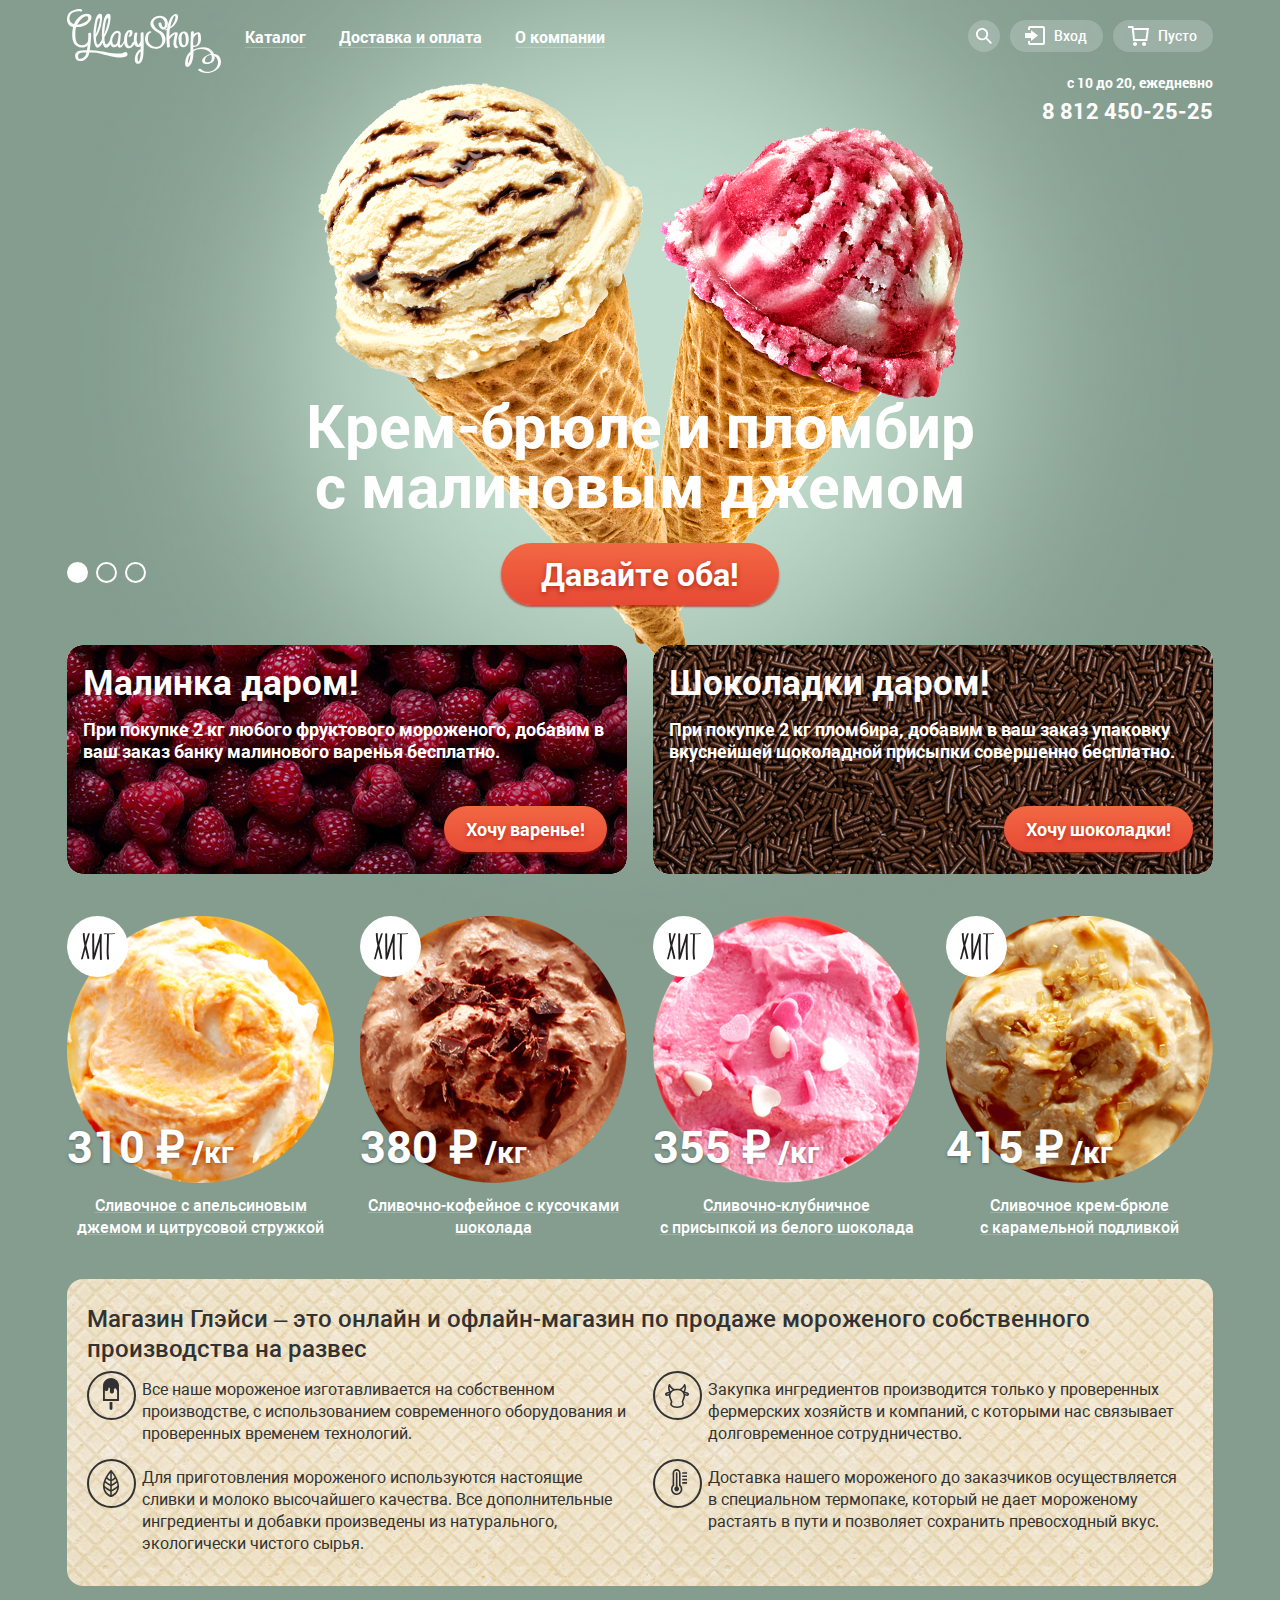
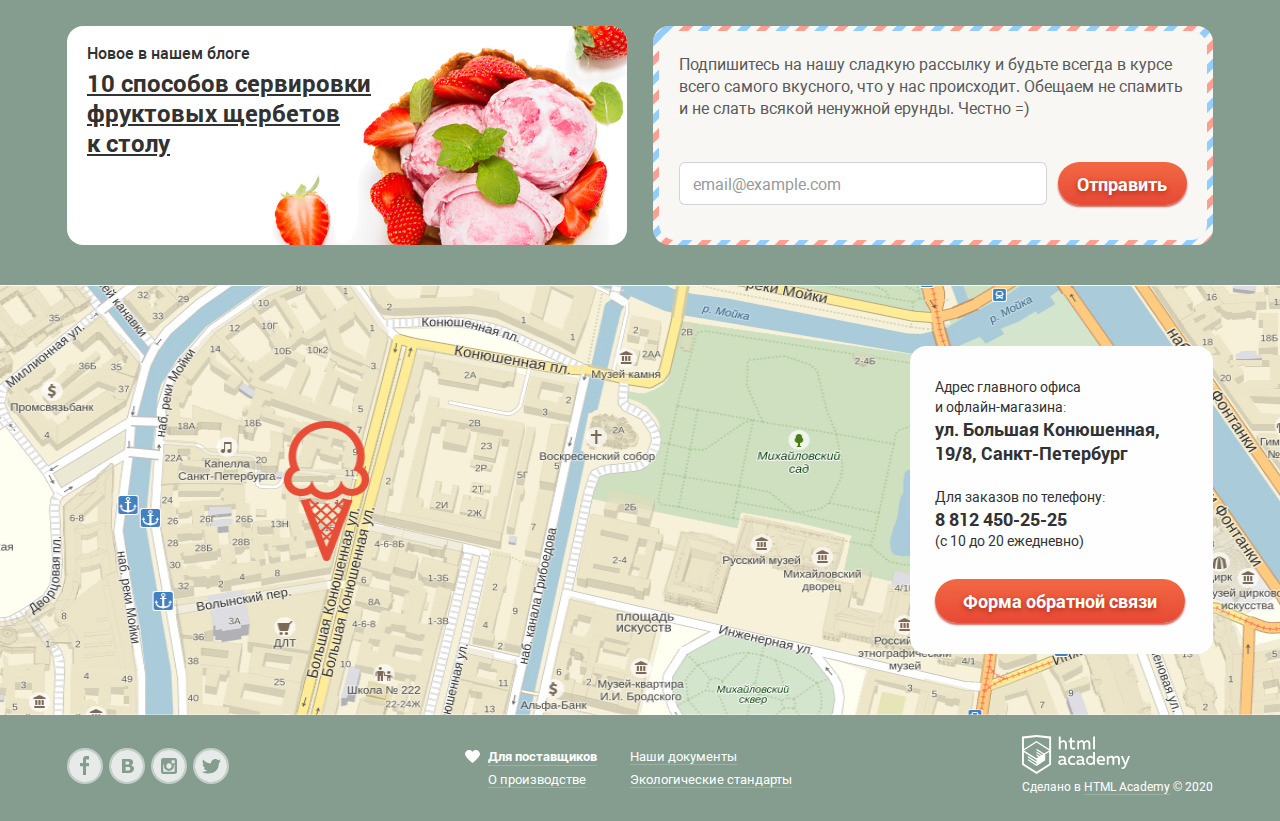
<file: index.html>
<!DOCTYPE html>
<html lang="ru">

<head>
    <meta charset="UTF-8">
    <meta name="viewport" content="width=device-width, initial-scale=1.0">
    <title>HTML Academy: Глейси</title>
    <link rel="stylesheet" href="css/normalize.css">
    <link rel="stylesheet" href="css/style.min.css">
</head>

<body>
    <div class="site-wrapper site-wrapper_1">
        <header class="site-header">
            <div class="container">
                <div class="site-header__top">
                    <img class="site-logo__img" src="img/gllacy_logo.svg" alt="Логотип сайта Глейси" width="154" height="64">
                    <nav class="main-navigation">
                        <ul class="main-navigation__list">
                            <li class="main-navigation__item navigation-item navigation-catalog">
                                <a class="navigation-item__link" href="">
                                    <span>Каталог</span>
                                </a>
                                <ul class="main-navigation__submenu submenu">
                                    <li class="submenu__item submenu-item">
                                        <a class="submenu-item__link submenu__main-link" href="">Новинки</a>
                                        <ul class="submenu-item__list submenu-list">
                                            <li class="submenu__item submenu-list__item">
                                                <a class="submenu-item__link" href="catalog.html">Сливочное</a>
                                            </li>
                                            <li class="submenu__item submenu-list__item">
                                                <a class="submenu-item__link" href="">Щербеты</a>
                                            </li>
                                            <li class="submenu__item submenu-list__item">
                                                <a class="submenu-item__link" href="">Фруктовый лед</a>
                                            </li>
                                            <li class="submenu__item submenu-list__item">
                                                <a class="submenu-item__link" href="">Мелорин</a>
                                            </li>
                                        </ul>
                                    </li>
                                </ul>
                            </li>
                            <li class="main-navigation__item navigation-item">
                                <a class="navigation-item__link" href="">
                                    <span>Доставка и оплата</span>
                                </a>
                            </li>
                            <li class="main-navigation__item navigation-item">
                                <a class="navigation-item__link" href="">
                                    <span>О компании</span>
                                </a>
                            </li>
                        </ul>
                    </nav>
                    <div class="personal-navigation">
                        <div class="personal-navigation__item personal-navigation__search search">
                            <a class="search__link navigation-link" href="" aria-label="Поиск товара">
                                <svg width="16" height="16" viewBox="0 0 16 16" fill="none" xmlns="http://www.w3.org/2000/svg">
                                    <path d="M16 14.6652L11.0785 9.73294C11.9827 8.48188 12.3826 6.93501 12.1984 5.40134C12.0141 3.86767 11.2594 2.4601 10.0848 1.45982C8.91022 0.45954 7.40233 -0.0598191 5.86234 0.00548954C4.32234 0.0707982 2.86363 0.715967 1.77757 1.81212C0.691516 2.90827 0.0580813 4.3747 0.0038002 5.91849C-0.050481 7.46228 0.478388 8.96976 1.48476 10.1398C2.49113 11.3098 3.90092 12.0563 5.43251 12.2301C6.96409 12.4039 8.50472 11.9922 9.74663 11.0772L14.6586 16L16 14.6652ZM6.08152 10.3767C5.24079 10.3767 4.41895 10.1268 3.71991 9.65874C3.02087 9.19063 2.47604 8.5253 2.15431 7.74687C1.83258 6.96844 1.7484 6.11188 1.91241 5.28551C2.07643 4.45913 2.48128 3.70006 3.07576 3.10427C3.67024 2.50849 4.42766 2.10276 5.25223 1.93838C6.0768 1.77401 6.93149 1.85837 7.70822 2.1808C8.48495 2.50324 9.14883 3.04927 9.61591 3.74983C10.083 4.4504 10.3323 5.27404 10.3323 6.11661C10.3298 7.24568 9.88115 8.3278 9.08451 9.12618C8.28788 9.92456 7.20813 10.3742 6.08152 10.3767Z" fill="white"/>
                                    </svg>
                            </a>
                            <form class="search__form" action="#" method="POST">
                                <input type="search" name="search" id="search-input" placeholder="Крем-брюле">
                                <label class="visually-hidden" for="search-input">Поле поиска</label>
                            </form>
                        </div>
                        <div class="personal-navigation__item personal-navigation__user-cabinet user-cabinet">
                            <a class="user-cabinet__link navigation-link" href="">
                                <svg width="20" height="19" viewBox="0 0 20 19" fill="none" xmlns="http://www.w3.org/2000/svg">
                                <path d="M6.04 14.88L12.96 9.5L6.04 4.13V7.04H0V11.96H6.04V14.88Z" fill="white"/>
                                <path d="M18 0H5C4.46957 0 3.96086 0.210714 3.58579 0.585786C3.21071 0.960859 3 1.46957 3 2V4H5V2H18V17H5V15H3V17C3 17.5304 3.21071 18.0391 3.58579 18.4142C3.96086 18.7893 4.46957 19 5 19H18C18.5304 19 19.0391 18.7893 19.4142 18.4142C19.7893 18.0391 20 17.5304 20 17V2C20 1.46957 19.7893 0.960859 19.4142 0.585786C19.0391 0.210714 18.5304 0 18 0Z" fill="white"/>
                                </svg> Вход
                            </a>
                            <form class="user-cabinet__form" action="https://echo.htmlacademy.ru" method="POST">
                                <label class="visually-hidden" for="user-cabinet-login">Логин</label>
                                <input class="user-cabinet__login" id="user-cabinet-login" type="email" name="login" placeholder="email@example.com" required>
                                <label class="visually-hidden" for="user-cabinet-password">Пароль</label>
                                <input class="user-cabinet__password" id="user-cabinet-password" type="password" name="password" placeholder="••••••" required>
                                <div class="user-cabinet__inner">
                                    <button class="button user-cabinet__button" type="submit">Войти</button>
                                    <div class="user-cabinet__help user-help">
                                        <a class="user-help__restore" href="">Забыли пароль?</a>
                                        <a class="user-help__registration" href="">Новая регистрация</a>
                                    </div>
                                </div>
                            </form>
                        </div>
                        <div class="personal-navigation__item personal-navigation__cart cart">
                            <a class="cart__link" href="">
                                <svg width="21" height="20" viewBox="0 0 21 20" fill="none" xmlns="http://www.w3.org/2000/svg">
                                <path d="M5.70345 2L5.46161 0H0V2H3.66795L5.17946 15H19.2869L21 2H5.70345ZM17.5034 13H6.97313L5.96545 4H18.6924L17.5034 13Z" fill="white"/>
                                <path d="M7.03359 20C8.14664 20 9.04894 19.1046 9.04894 18C9.04894 16.8954 8.14664 16 7.03359 16C5.92054 16 5.01823 16.8954 5.01823 18C5.01823 19.1046 5.92054 20 7.03359 20Z" fill="white"/>
                                <path d="M16.1027 20C17.2157 20 18.118 19.1046 18.118 18C18.118 16.8954 17.2157 16 16.1027 16C14.9896 16 14.0873 16.8954 14.0873 18C14.0873 19.1046 14.9896 20 16.1027 20Z" fill="white"/>
                                </svg> Пусто
                            </a>
                        </div>
                    </div>
                </div>
                <div class="site-header__bottom">
                    <div class="site-header__contacts">
                        <p class="working-hours">с 10 до 20, ежедневно</p>
                        <a href="tel:+78124502525">8 812 450-25-25</a>
                    </div>
                </div>
            </div>
        </header>

        <main class="site-main">
            <div class="container">
                <section class="slider">
                    <ul class="slider__list">
                        <li class="slider__item_1 slide slide__item_current">
                            <h3 class="slide__title">Крем-брюле и пломбир с малиновым джемом</h3>
                            <a class="button slide__button" href="">Давайте оба!</a>
                        </li>
                        <li class="slider__item_2 slide">
                            <h3 class="slide__title">Шоколадный пломбир и лимонный сорбет</h3>
                            <a class="button slide__button" href="">Давайте оба!</a>
                        </li>
                        <li class="slider__item_3 slide">
                            <h3 class="slide__title">Пломбир с помадкой и клубничный щербет</h3>
                            <a class="button slide__button" href="">Давайте оба!</a>
                        </li>
                    </ul>
                    <div class="slider__controls">
                        <button class="slider__controls_1 current" type="button" aria-label="Первый слайд"></button>
                        <button class="slider__controls_2" type="button" aria-label="Второй слайд"></button>
                        <button class="slider__controls_3" type="button" aria-label="Третий слайд"></button>
                    </div>
                </section>
                <section class="stocks">
                    <h2 class="visually-hidden">Акции магазина</h2>
                    <ul class="stocks__list">
                        <li class="stocks__item stocks-item">
                            <h3 class="stocks-item__title">Малинка даром!</h3>
                            <p class="stocks-item__descr">При покупке 2 кг любого фруктового мороженого, добавим в ваш заказ банку малинового варенья бесплатно.</p>
                            <a class="button stocks__button" href="">Хочу варенье!</a>
                        </li>
                        <li class="stocks__item stocks-item">
                            <h3 class="stocks-item__title">Шоколадки даром!</h3>
                            <p class="stocks-item__descr">При покупке 2 кг пломбира, добавим в ваш заказ упаковку вкуснейшей шоколадной присыпки совершенно бесплатно.</p>
                            <a class="button stocks__button" href="">Хочу шоколадки!</a>
                        </li>
                    </ul>
                </section>
                <section class="catalog catalog-main">
                    <h2 class="visually-hidden">Каталог мороженого</h2>
                    <ul class="catalog__list catalog-main__list">
                        <li class="catalog__item catalog-item">
                            <img src="img/citrus_cream.png" alt="Сливочное мороженое с апельсиновым джемом и цитрусовой стружкой" width="267" height="267">
                            <p class="catalog-item__price">310 ₽<span>/кг</span></p>
                            <h3 class="catalog-item__title">Сливочное с апельсиновым джемом и цитрусовой стружкой</h3>
                            <a class="button catalog__button" href="">Быстрый просмотр</a>
                        </li>
                        <li class="catalog__item catalog-item">
                            <img src="img/chocolate_cream.png" alt="Сливочно-кофейное мороженое с кусочками шоколада" width="267" height="267">
                            <p class="catalog-item__price">380 ₽<span>/кг</span></p>
                            <h3 class="catalog-item__title">Сливочно-кофейное с кусочками шоколада</h3>
                            <a class="button catalog__button" href="">Быстрый просмотр</a>
                        </li>
                        <li class="catalog__item catalog-item">
                            <img src="img/strawberry.png" alt="Сливочно-клубничное мороженое с присыпкой из белого шоколада" width="267" height="267">
                            <p class="catalog-item__price">355 ₽<span>/кг</span></p>
                            <h3 class="catalog-item__title">Сливочно-клубничное <br> с присыпкой из белого шоколада</h3>
                            <a class="button catalog__button" href="">Быстрый просмотр</a>
                        </li>
                        <li class="catalog__item catalog-item">
                            <img src="img/cream_caramel.png" alt="Сливочное крем-брюле с карамельной подливкой" width="267" height="267">
                            <p class="catalog-item__price">415 ₽<span>/кг</span></p>
                            <h3 class="catalog-item__title">Сливочное крем-брюле <br> с карамельной подливкой</h3>
                            <a class="button catalog__button" href="">Быстрый просмотр</a>
                        </li>
                    </ul>
                </section>
                <section class="features">
                    <h2 class="features__title">Магазин Глэйси – это онлайн и офлайн-магазин по продаже мороженого собственного производства на развес</h2>
                    <ul class="features__list">
                        <li class="features__item features-item">
                            <p class="features-item__descr">Все наше мороженое изготавливается на собственном производстве, с использованием современного оборудования и проверенных временем технологий.</p>
                        </li>
                        <li class="features__item features-item">
                            <p class="features-item__descr">Закупка ингредиентов производится только у проверенных фермерских хозяйств и компаний, с которыми нас связывает долговременное сотрудничество.</p>
                        </li>
                        <li class="features__item features-item">
                            <p class="features-item__descr">Для приготовления мороженого используются настоящие сливки и молоко высочайшего качества. Все дополнительные ингредиенты и добавки произведены из натурального, экологически чистого сырья.</p>
                        </li>
                        <li class="features__item features-item">
                            <p class="features-item__descr">Доставка нашего мороженого до заказчиков осуществляется <br> в специальном термопаке, который не дает мороженому растаять в пути и позволяет сохранить превосходный вкус.</p>
                        </li>
                    </ul>
                </section>
                <div class="site-blog">
                    <article class="site-blog__item site-blog__article blog">
                        <h2 class="blog__title">Новое в нашем блоге</h2>
                        <a class="blog__link" href="">10 способов сервировки <br> фруктовых щербетов <br> к столу</a>
                    </article>
                    <div class="site-blog__item site-blog__mailing mailing">
                        <form class="mailing__form mailing-form" action="https://echo.htmlacademy.ru" method="POST">
                            <p class="mailing-form__descr">Подпишитесь на нашу сладкую рассылку и будьте всегда в курсе всего самого вкусного, что у нас происходит. Обещаем не спамить и не слать всякой ненужной ерунды. Честно =)</p>
                            <div class="mailing-form__box">
                                <label class="visually-hidden" for="mailing-mail">Адрес электронной почты</label>
                                <input class="mailing-form__mail" id="mailing-mail" type="email" name="mail" placeholder="email@example.com" required>
                                <button class="button mailing-form__button" type="submit">Отправить</button>
                            </div>
                        </form>
                    </div>
                </div>
            </div>
            <section class="contacts">
                <h2 class="visually-hidden">Контакты</h2>
                <img src="img/map_background.jpg" alt="Офис компании по адресу ул. Большая Конюшенная 19/8, Санкт-Петербург" width="1200" height="430">
                <iframe src="https://yandex.ru/map-widget/v1/-/CCQdnHs4SD" width="1200" height="430" allowfullscreen title="Офис компании по адресу ул. Большая Конюшенная 19/8, Санкт-Петербург">
                </iframe>
                <div class="container contacts-container">
                    <div class="contacts-all">
                        <p class="contacts-all__address">Адрес главного офиса <br> и офлайн-магазина: <br> <span>ул. Большая Конюшенная, 19/8, Санкт-Петербург</span></p>
                        <p class="contacts-all__phone">
                            Для заказов по телефону: <br>
                            <a href="tel:+78124502525">8 812 450-25-25</a><br> (с 10 до 20 ежедневно)
                        </p>
                        <a class="button contacts-all__button" href="">Форма обратной связи</a>
                    </div>
                </div>
            </section>
        </main>

        <footer class="site-footer">
            <div class="container">
                <ul class="site-footer__socials socials">
                    <li class="socials__item">
                        <a class="socials__link socials__link_fb" href="" target="_blank" aria-label="Facebook">
                            <svg width="32" height="32" viewBox="0 0 32 32" fill="none" xmlns="http://www.w3.org/2000/svg">
                                <path d="M16 0C12.8355 0 9.74207 0.938384 7.11088 2.69649C4.4797 4.45459 2.42894 6.95345 1.21793 9.87706C0.0069325 12.8007 -0.309921 16.0177 0.307443 19.1214C0.924806 22.2251 2.44866 25.0761 4.6863 27.3137C6.92394 29.5513 9.77487 31.0752 12.8786 31.6926C15.9823 32.3099 19.1993 31.9931 22.1229 30.7821C25.0466 29.5711 27.5454 27.5203 29.3035 24.8891C31.0616 22.2579 32 19.1645 32 16C32 11.7565 30.3143 7.68687 27.3137 4.68629C24.3131 1.68571 20.2435 0 16 0ZM20.06 9.45H17V12.9H20V16.34H17V25H14V16.34H11V12.9H14V9.45C13.9449 8.59575 14.2291 7.75426 14.7908 7.1083C15.3525 6.46234 16.1464 6.06407 17 6H20V9.45H20.06Z" fill="white" fill-opacity="0.8"/>
                            </svg>
                        </a>
                    </li>
                    <li class="socials__item">
                        <a class="socials__link socials__link_vk" href="" target="_blank" aria-label="ВКонтакте">
                            <svg width="32" height="32" viewBox="0 0 32 32" fill="none" xmlns="http://www.w3.org/2000/svg">
                                <path d="M16.64 14.49C16.9652 14.4904 17.2875 14.4293 17.59 14.31C17.8645 14.2077 18.0922 14.0085 18.23 13.75C18.3343 13.4964 18.3854 13.2241 18.38 12.95C18.376 12.7057 18.3143 12.4659 18.2 12.25C18.0714 12.0066 17.8523 11.8235 17.59 11.74C17.2687 11.627 16.9306 11.5695 16.59 11.57H14.59V14.57H15.16C15.75 14.52 16.24 14.51 16.64 14.49Z" fill="white" fill-opacity="0.8"/>
                                <path d="M18.12 17.08C17.751 17.0101 17.3752 16.9832 17 17H14.61V20.5H17.06C17.4757 20.4953 17.8865 20.4104 18.27 20.25C18.591 20.1392 18.8632 19.9199 19.04 19.63C19.1865 19.3527 19.2621 19.0436 19.26 18.73C19.2753 18.3782 19.1848 18.0298 19 17.73C18.7922 17.4167 18.4806 17.1865 18.12 17.08Z" fill="white" fill-opacity="0.8"/>
                                <path d="M16 0C12.8355 0 9.74207 0.938384 7.11088 2.69649C4.4797 4.45459 2.42894 6.95345 1.21793 9.87706C0.0069325 12.8007 -0.309921 16.0177 0.307443 19.1214C0.924806 22.2251 2.44866 25.0761 4.6863 27.3137C6.92394 29.5513 9.77487 31.0752 12.8786 31.6926C15.9823 32.3099 19.1993 31.9931 22.1229 30.7821C25.0466 29.5711 27.5454 27.5203 29.3035 24.8891C31.0616 22.2579 32 19.1645 32 16C32 11.7565 30.3143 7.68687 27.3137 4.68629C24.3131 1.68571 20.2435 0 16 0ZM22.6 20.53C22.3376 21.056 21.9537 21.5119 21.48 21.86C20.9342 22.2714 20.3122 22.5705 19.65 22.74C18.8286 22.9383 17.9848 23.029 17.14 23.01H11V9H16.45C17.2781 8.9868 18.1063 9.02354 18.93 9.11C19.473 9.19401 19.9994 9.36273 20.49 9.61C20.9868 9.84615 21.4013 10.2258 21.68 10.7C21.9455 11.1728 22.0801 11.7079 22.07 12.25C22.0819 12.8916 21.8931 13.5209 21.53 14.05C21.1452 14.588 20.6142 15.0045 20 15.25V15.32C20.8272 15.4588 21.5898 15.8541 22.18 16.45C22.7295 17.0712 23.0163 17.8815 22.98 18.71C23.0043 19.3386 22.8738 19.9636 22.6 20.53Z" fill="white" fill-opacity="0.8"/>
                            </svg>
                        </a>
                    </li>
                    <li class="socials__item">
                        <a class="socials__link socials__link_inst" href="" target="_blank" aria-label="Instagram">
                            <svg width="32" height="32" viewBox="0 0 32 32" fill="none" xmlns="http://www.w3.org/2000/svg">
                                <g>
                                    <path d="M20.92 16C20.92 17.3155 20.3974 18.5771 19.4673 19.5072C18.5371 20.4374 17.2755 20.96 15.96 20.96C14.6445 20.96 13.3829 20.4374 12.4528 19.5072C11.5226 18.5771 11 17.3155 11 16C11.001 15.6158 11.048 15.233 11.14 14.86H10.24V21.7H21.64V14.86H20.74C20.8406 15.2325 20.901 15.6147 20.92 16Z" fill="white" fill-opacity="0.8"/>
                                    <path d="M16 18.66C16.5252 18.656 17.0375 18.4967 17.4723 18.202C17.9071 17.9073 18.245 17.4905 18.4432 17.0042C18.6415 16.5178 18.6913 15.9836 18.5864 15.4689C18.4816 14.9542 18.2266 14.4821 17.8539 14.1121C17.4811 13.7421 17.0071 13.4908 16.4916 13.3897C15.9762 13.2887 15.4424 13.3425 14.9575 13.5445C14.4726 13.7464 14.0584 14.0873 13.7669 14.5243C13.4755 14.9613 13.32 15.4748 13.32 16C13.3213 16.3506 13.3917 16.6976 13.5271 17.021C13.6625 17.3444 13.8602 17.638 14.1091 17.8851C14.358 18.1321 14.653 18.3276 14.9775 18.4606C15.3019 18.5936 15.6494 18.6613 16 18.66Z" fill="white" fill-opacity="0.8"/>
                                    <path d="M21.68 10.3H18.64V13.34H21.68V10.3Z" fill="white" fill-opacity="0.8"/>
                                    <path d="M16 0C12.8355 0 9.74207 0.938384 7.11088 2.69649C4.4797 4.45459 2.42894 6.95345 1.21793 9.87706C0.0069325 12.8007 -0.309921 16.0177 0.307443 19.1214C0.924806 22.2251 2.44866 25.0761 4.6863 27.3137C6.92394 29.5513 9.77487 31.0752 12.8786 31.6926C15.9823 32.3099 19.1993 31.9931 22.1229 30.7821C25.0466 29.5711 27.5454 27.5203 29.3035 24.8891C31.0616 22.2579 32 19.1645 32 16C32 11.7565 30.3143 7.68687 27.3137 4.68629C24.3131 1.68571 20.2435 0 16 0ZM24 21.7C24.0027 22.0045 23.9444 22.3064 23.8285 22.588C23.7127 22.8696 23.5416 23.1251 23.3253 23.3395C23.1091 23.5539 22.8521 23.7228 22.5695 23.8362C22.2869 23.9497 21.9845 24.0054 21.68 24H10.28C9.97928 23.9987 9.68175 23.9382 9.40442 23.8219C9.12709 23.7056 8.87537 23.5358 8.66366 23.3222C8.45194 23.1086 8.28436 22.8554 8.17049 22.5771C8.05662 22.2988 7.99869 22.0007 8.00001 21.7V10.3C7.99869 9.99927 8.05662 9.70123 8.17049 9.42289C8.28436 9.14455 8.45194 8.89137 8.66366 8.67779C8.87537 8.46422 9.12709 8.29443 9.40442 8.17814C9.68175 8.06184 9.97928 8.00131 10.28 8H21.67C21.9749 7.99467 22.2778 8.0503 22.561 8.16362C22.8441 8.27694 23.1017 8.44568 23.3188 8.65992C23.5358 8.87416 23.7079 9.12959 23.8249 9.41123C23.9418 9.69287 24.0014 9.99504 24 10.3V21.7Z" fill="white" fill-opacity="0.8"/>
                                </g>
                            </svg>
                        </a>
                    </li>
                    <li class="socials__item">
                        <a class="socials__link socials__link_tw" href="" target="_blank" aria-label="Twitter">
                            <svg width="32" height="32" viewBox="0 0 32 32" fill="none" xmlns="http://www.w3.org/2000/svg">
                                <path d="M16 0C12.8355 0 9.74207 0.938384 7.11088 2.69649C4.4797 4.45459 2.42894 6.95345 1.21793 9.87706C0.0069325 12.8007 -0.309921 16.0177 0.307443 19.1214C0.924806 22.2251 2.44866 25.0761 4.6863 27.3137C6.92394 29.5513 9.77487 31.0752 12.8786 31.6926C15.9823 32.3099 19.1993 31.9931 22.1229 30.7821C25.0466 29.5711 27.5454 27.5203 29.3035 24.8891C31.0616 22.2579 32 19.1645 32 16C32 11.7565 30.3143 7.68687 27.3137 4.68629C24.3131 1.68571 20.2435 0 16 0ZM23.94 12.81C23.69 19.33 20.48 23.64 12.94 23.51H12.46C12.01 23.51 7.91001 23.07 7.11001 21.69C8.8989 21.9555 10.7228 21.5494 12.23 20.55C11.18 20.26 9.31001 20.09 8.98001 17.7C9.39279 17.8642 9.84415 17.9058 10.28 17.82C9.00001 17 7.53001 16.3 7.61001 14.17C8.02796 14.4893 8.54454 14.652 9.07001 14.63C8.30001 14.4 6.92001 11.39 8.07001 9.85C10.07 11.64 12.14 13.33 15.87 13.49C16.1 11.28 17.11 9.79 19.04 9.17C19.7375 8.93332 20.4908 8.91568 21.1986 9.11946C21.9065 9.32323 22.5351 9.73867 23 10.31C23.74 10.08 24.45 9.84 25.19 9.62C25.1758 9.95711 25.0846 10.2865 24.9234 10.5829C24.7622 10.8793 24.5353 11.1349 24.26 11.33C24.5167 11.3601 24.7768 11.3336 25.0221 11.2524C25.2674 11.1712 25.492 11.0372 25.68 10.86C25.5628 11.2985 25.3443 11.7034 25.0421 12.0421C24.7399 12.3808 24.3624 12.6438 23.94 12.81Z" fill="white" fill-opacity="0.8"/>
                            </svg>
                        </a>
                    </li>
                </ul>
                <ul class="site-footer__menu footer-menu">
                    <li class="footer-menu__item">
                        <a class="footer-menu__link" href="">Для поставщиков</a>
                    </li>
                    <li class="footer-menu__item">
                        <a class="footer-menu__link" href="">Наши документы</a>
                    </li>
                    <li class="footer-menu__item">
                        <a class="footer-menu__link" href="">О производстве</a>
                    </li>
                    <li class="footer-menu__item">
                        <a class="footer-menu__link" href="">Экологические стандарты</a>
                    </li>
                </ul>
                <div class="site-footer__copyright copyright">
                    <a class="copyright__link_logo" href="https://htmlacademy.ru/intensive/htmlcss/" target="_blank">
                        <img src="img/academy_logo.svg" alt="Логотип HTML Academy" width="108" height="39">
                    </a>
                    <p class="copyright__descr">Сделано в <a class="copyright__link" href="https://htmlacademy.ru/intensive/htmlcss/" target="_blank">HTML Academy</a> © 2020</p>
                </div>
            </div>
        </footer>
    </div>

    <section class="modal modal__feedback modal-feedback">
        <h2 class="modal-feedback__title">Мы обязательно вам ответим!</h2>
        <form class="modal-feedback__form" action="https://echo.htmlacademy.ru" method="POST">
            <p class="modal-feedback__name">
                <label class="visually-hidden" for="name">Ваше имя и фамилия</label>
                <input class="feedback-name" id="name" type="text" name="name" placeholder="Имя Фамилия">
            </p>
            <p class="modal-feedback__mail">
                <label class="visually-hidden" for="mail">Ваш e-mail:</label>
                <input class="feedback-mail" id="mail" type="email" name="mail" placeholder="email@example.com">
            </p>
            <p class="modal-feedback__message">
                <label class="visually-hidden" for="letter">Текст письма:</label>
                <textarea class="feedback-message" name="letter" id="letter" placeholder="В свободной форме"></textarea>
            </p>
            <button class="button modal-feedback__button" type="submit">Отправить</button>
        </form>
        <button class="modal__close" type="button" aria-label="Закрыть"></button>
    </section>

    <script src="js/script.min.js"></script>

</body>

</html>
</file>
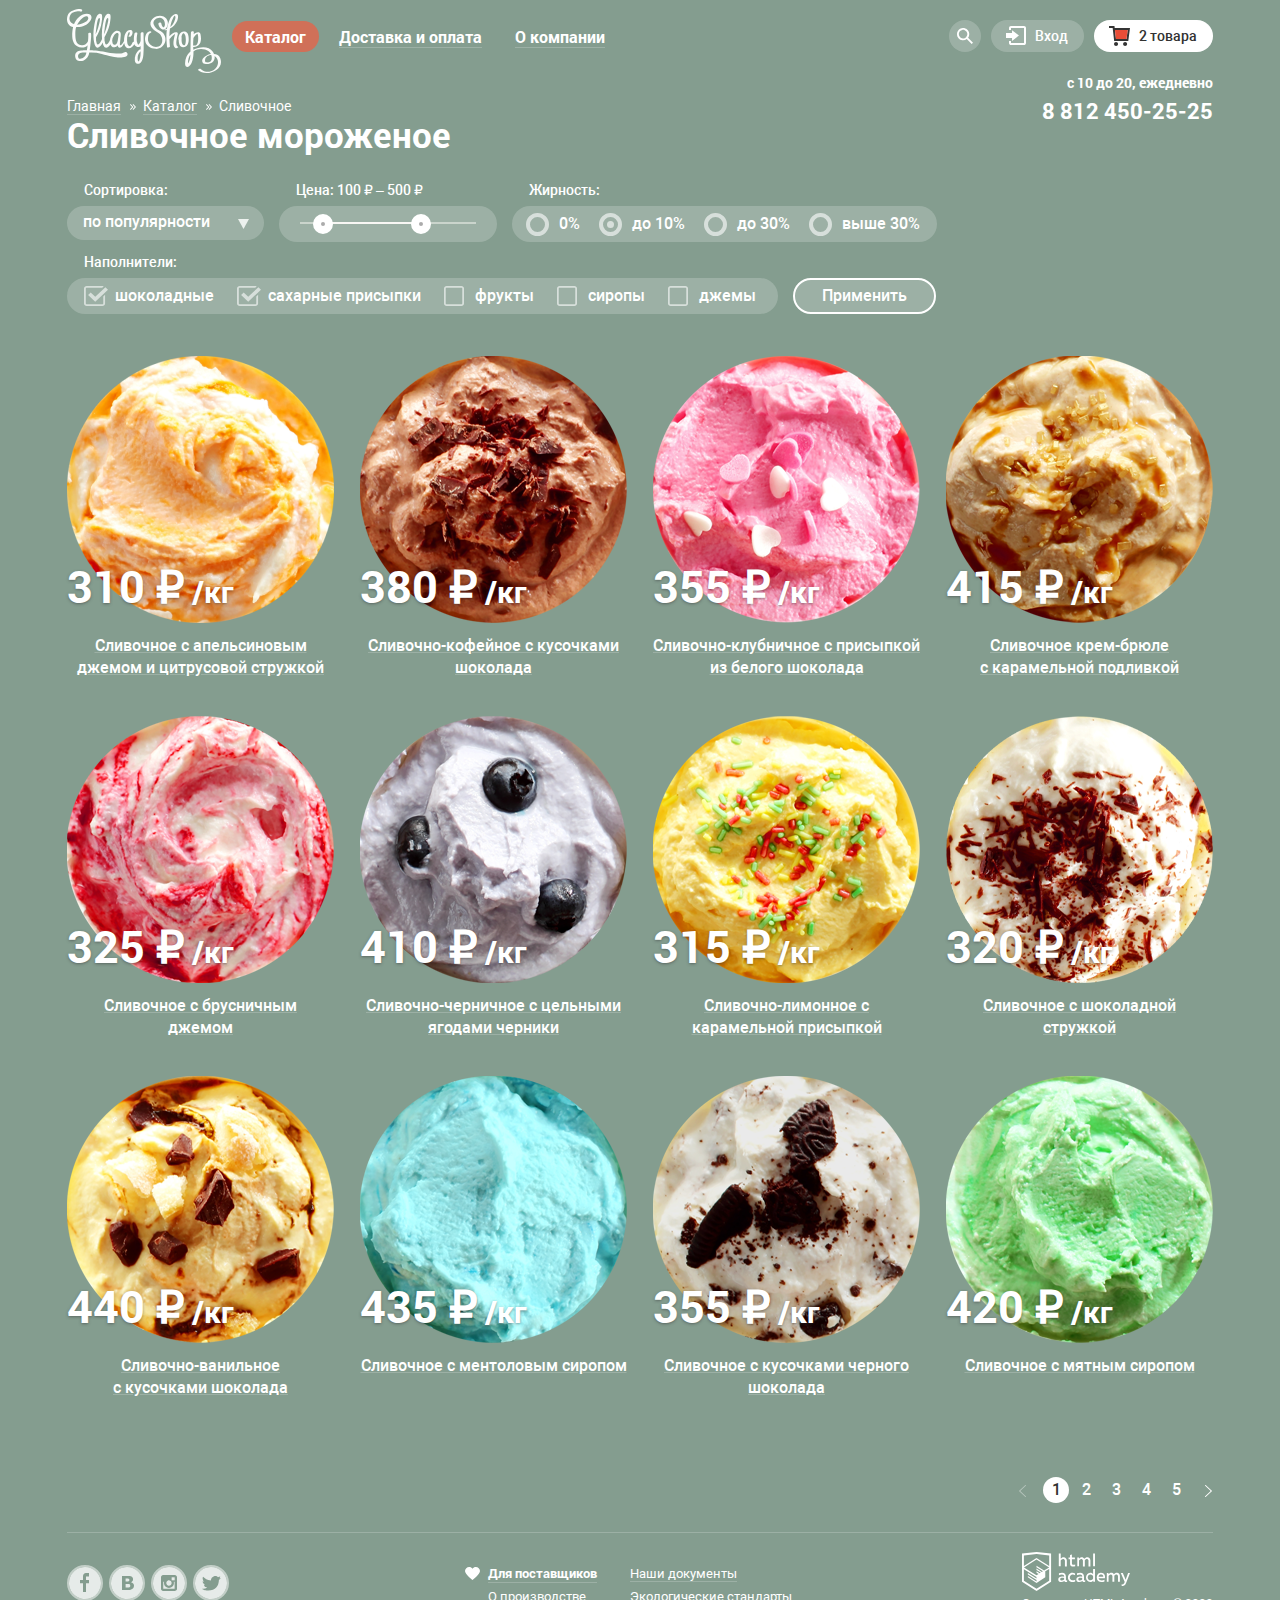
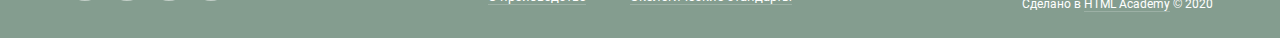
<file: catalog.html>
<!DOCTYPE html>
<html lang="ru">

<head>
    <meta charset="UTF-8">
    <meta name="viewport" content="width=device-width, initial-scale=1.0">
    <title>Каталог - HTML Academy: Глейси</title>
    <link rel="stylesheet" href="css/normalize.css">
    <link rel="stylesheet" href="css/style.min.css">
</head>

<body>
    <div class="container">
        <header class="site-header">
            <div class="container">
                <div class="site-header__top">
                    <a class="site-logo__link" href="index.html">
                        <img class="site-logo__img" src="img/gllacy_logo.svg" alt="Логотип сайта Глейси" width="154" height="64">
                    </a>
                    <nav class="main-navigation">
                        <ul class="main-navigation__list">
                            <li class="main-navigation__item navigation-item navigation-catalog navigation-item__current">
                                <a class="navigation-item__link current__link" href="">
                                    <span>Каталог</span>
                                </a>
                                <ul class="main-navigation__submenu submenu">
                                    <li class="submenu__item submenu-item">
                                        <a class="submenu-item__link submenu__main-link" href="">Новинки</a>
                                        <ul class="submenu-item__list submenu-list">
                                            <li class="submenu__item submenu-list__item">
                                                <a class="submenu-item__link current-page__link" href="catalog.html">Сливочное</a>
                                            </li>
                                            <li class="submenu__item submenu-list__item">
                                                <a class="submenu-item__link" href="">Щербеты</a>
                                            </li>
                                            <li class="submenu__item submenu-list__item">
                                                <a class="submenu-item__link" href="">Фруктовый лед</a>
                                            </li>
                                            <li class="submenu__item submenu-list__item">
                                                <a class="submenu-item__link" href="">Мелорин</a>
                                            </li>
                                        </ul>
                                    </li>
                                </ul>
                            </li>
                            <li class="main-navigation__item navigation-item">
                                <a class="navigation-item__link" href="">
                                    <span>Доставка и оплата</span>
                                </a>
                            </li>
                            <li class="main-navigation__item navigation-item">
                                <a class="navigation-item__link" href="">
                                    <span>О компании</span>
                                </a>
                            </li>
                        </ul>
                    </nav>
                    <div class="personal-navigation">
                        <div class="personal-navigation__item personal-navigation__search search">
                            <a class="search__link navigation-link" href="" aria-label="Поиск товара">
                                <svg width="16" height="16" viewBox="0 0 16 16" fill="none" xmlns="http://www.w3.org/2000/svg">
                                <path d="M16 14.6652L11.0785 9.73294C11.9827 8.48188 12.3826 6.93501 12.1984 5.40134C12.0141 3.86767 11.2594 2.4601 10.0848 1.45982C8.91022 0.45954 7.40233 -0.0598191 5.86234 0.00548954C4.32234 0.0707982 2.86363 0.715967 1.77757 1.81212C0.691516 2.90827 0.0580813 4.3747 0.0038002 5.91849C-0.050481 7.46228 0.478388 8.96976 1.48476 10.1398C2.49113 11.3098 3.90092 12.0563 5.43251 12.2301C6.96409 12.4039 8.50472 11.9922 9.74663 11.0772L14.6586 16L16 14.6652ZM6.08152 10.3767C5.24079 10.3767 4.41895 10.1268 3.71991 9.65874C3.02087 9.19063 2.47604 8.5253 2.15431 7.74687C1.83258 6.96844 1.7484 6.11188 1.91241 5.28551C2.07643 4.45913 2.48128 3.70006 3.07576 3.10427C3.67024 2.50849 4.42766 2.10276 5.25223 1.93838C6.0768 1.77401 6.93149 1.85837 7.70822 2.1808C8.48495 2.50324 9.14883 3.04927 9.61591 3.74983C10.083 4.4504 10.3323 5.27404 10.3323 6.11661C10.3298 7.24568 9.88115 8.3278 9.08451 9.12618C8.28788 9.92456 7.20813 10.3742 6.08152 10.3767Z" fill="white"/>
                                </svg>
                            </a>
                            <form class="search__form" action="#" method="POST">
                                <input type="search" name="search" id="search-input" placeholder="Крем-брюле">
                                <label class="visually-hidden" for="search-input">Поле поиска</label>
                            </form>
                        </div>
                        <div class="personal-navigation__item personal-navigation__user-cabinet user-cabinet">
                            <a class="user-cabinet__link navigation-link" href="">
                                <svg width="20" height="19" viewBox="0 0 20 19" fill="none" xmlns="http://www.w3.org/2000/svg">
                            <path d="M6.04 14.88L12.96 9.5L6.04 4.13V7.04H0V11.96H6.04V14.88Z" fill="white"/>
                            <path d="M18 0H5C4.46957 0 3.96086 0.210714 3.58579 0.585786C3.21071 0.960859 3 1.46957 3 2V4H5V2H18V17H5V15H3V17C3 17.5304 3.21071 18.0391 3.58579 18.4142C3.96086 18.7893 4.46957 19 5 19H18C18.5304 19 19.0391 18.7893 19.4142 18.4142C19.7893 18.0391 20 17.5304 20 17V2C20 1.46957 19.7893 0.960859 19.4142 0.585786C19.0391 0.210714 18.5304 0 18 0Z" fill="white"/>
                            </svg> Вход
                            </a>
                            <form class="user-cabinet__form" action="https://echo.htmlacademy.ru" method="POST">
                                <label class="visually-hidden" for="user-cabinet-login">Логин</label>
                                <input class="user-cabinet__login" id="user-cabinet-login" type="email" name="login" placeholder="email@example.com" required>
                                <label class="visually-hidden" for="user-cabinet-password">Пароль</label>
                                <input class="user-cabinet__password" id="user-cabinet-password" type="password" name="password" placeholder="••••••" required>
                                <div class="user-cabinet__inner">
                                    <button class="button user-cabinet__button" type="submit">Войти</button>
                                    <div class="user-cabinet__help user-help">
                                        <a class="user-help__restore" href="">Забыли пароль?</a>
                                        <a class="user-help__registration" href="">Новая регистрация</a>
                                    </div>
                                </div>
                            </form>
                        </div>
                        <div class="personal-navigation__item personal-navigation__cart cart cart">
                            <a class="cart__link cart-link__full" href="">
                                <svg width="21" height="20" viewBox="0 0 21 20" fill="none" xmlns="http://www.w3.org/2000/svg">
                                <path d="M7.03359 20C8.14664 20 9.04894 19.1046 9.04894 18C9.04894 16.8954 8.14664 16 7.03359 16C5.92054 16 5.01823 16.8954 5.01823 18C5.01823 19.1046 5.92054 20 7.03359 20Z" fill="#343434"/>
                                <path d="M16.1027 20C17.2157 20 18.118 19.1046 18.118 18C18.118 16.8954 17.2157 16 16.1027 16C14.9896 16 14.0873 16.8954 14.0873 18C14.0873 19.1046 14.9896 20 16.1027 20Z" fill="#343434"/>
                                <path d="M5.70345 2L5.46161 0H0V2H3.66795L5.17946 15H19.2869L21 2H5.70345ZM17.5034 13H6.97313L5.96545 4H18.6924L17.5034 13Z" fill="#343434"/>
                                <path d="M5.93506 4.03003L6.97297 13H17.5032L18.6923 4.03003H5.93506Z" fill="#E84D37"/>
                                </svg> 2 товара
                            </a>
                            <div class="cart__full cart-full">
                                <ul class="cart-full__list">
                                    <li class="cart-full__item cart-item">
                                        <button class="cart-item__clear" type="button" aria-label="Убрать товар из корзины"></button>
                                        <a class="cart-item__name" href="">Пломбир с апельсиновым джемом</a>
                                        <p class="cart-item__amount">1,5 кг х <span>200 руб.</span></p>
                                        <p class="cart-item__price">300 руб.</p>
                                    </li>
                                    <li class="cart-full__item cart-item">
                                        <button class="cart-item__clear" type="button" aria-label="Убрать товар из корзины"></button>
                                        <a class="cart-item__name" href="">Клубничный пломбир с присыпкой из белого шоколада</a>
                                        <p class="cart-item__amount">1,5 кг х <span>300 руб.</span></p>
                                        <p class="cart-item__price">450 руб.</p>
                                    </li>
                                </ul>
                                <p class="cart-full__total">Итого: 750 руб.</p>
                                <a class="button cart-full__button" href="">Оформить заказ</a>
                            </div>
                        </div>
                    </div>
                </div>
                <div class="site-header__bottom catalog-header__bottom">
                    <ul class="breadcrumbs">
                        <li class="breadcrumbs__item">
                            <a href="index.html">Главная</a>
                        </li>
                        <li class="breadcrumbs__item">
                            <a href="">Каталог</a>
                        </li>
                        <li class="breadcrumbs__item breadcrumbs__current">
                            <p>Сливочное</p>
                        </li>
                    </ul>
                    <div class="site-header__contacts">
                        <p class="working-hours">с 10 до 20, ежедневно</p>
                        <a href="tel:+78124502525">8 812 450-25-25</a>
                    </div>
                </div>
            </div>
        </header>

        <main class="site-main">

            <h1 class="catalog-main__title">Сливочное мороженое</h1>
            <section class="catalog-filters">
                <h2 class="visually-hidden">Сортировка товаров</h2>
                <form class="catalog-filters__form" action="https://echo.htmlacademy.ru" method="GET">
                    <fieldset class="catalog-filters__sorting filters-sorting">
                        <legend class="filters-sorting__title">Сортировка:</legend>
                        <select name="sorting" id="sorting">
                            <option value="по популярности">по популярности</option>
                            <option value="сначала недорогие">сначала недорогие</option>
                            <option value="">сначала дорогие</option>
                            <option value="">по жирности</option>
                        </select>
                        <label class="visually-hidden" for="sorting">Сортировка</label>
                    </fieldset>
                    <fieldset class="catalog-filters__range range-controls">
                        <legend class="range-controls__title">Цена: 100 ₽ – 500 ₽</legend>
                        <div class="range-controls__scale">
                            <div class="scale-bar">
                                <div class="bar_inner"></div>
                            </div>
                            <div class="range-controls__toggle range-controls__toggle_min" tabindex="0" aria-label="Диапозон цены от 100 рублей"></div>
                            <div class="range-controls__toggle range-controls__toggle_max" tabindex="0" aria-label="Диапозон цены до 500 рублей"></div>
                        </div>

                    </fieldset>
                    <fieldset class="catalog-filters__richness filters-richness">
                        <legend class="filters-richness__title">Жирность:</legend>
                        <ul class="filters-richness__list">
                            <li class="catalog-filters__option catalog-filters__radio">
                                <input class="visually-hidden input-radio catalog-filters__input" type="radio" name="richness" id="richness_0">
                                <label for="richness_0">0%</label>
                            </li>
                            <li class="catalog-filters__option catalog-filters__radio">
                                <input class="visually-hidden input-radio catalog-filters__input" type="radio" name="richness" id="richness_10" checked>
                                <label for="richness_10">до 10%</label>
                            </li>
                            <li class="catalog-filters__option catalog-filters__radio">
                                <input class="visually-hidden input-radio catalog-filters__input" type="radio" name="richness" id="richness_30">
                                <label for="richness_30">до 30%</label>
                            </li>
                            <li class="catalog-filters__option catalog-filters__radio">
                                <input class="visually-hidden input-radio catalog-filters__input" type="radio" name="richness" id="richness-more_30">
                                <label for="richness-more_30">выше 30%</label>
                            </li>
                        </ul>
                    </fieldset>
                    <fieldset class="catalog-filters__filling filters-filling">
                        <legend class="filters-filling__title">Наполнители:</legend>
                        <ul class="filters-filling__list">
                            <li class="catalog-filters__option catalog-filters__checkbox">
                                <input class="visually-hidden input-checkbox catalog-filters__input" type="checkbox" name="chocolate" id="fill-chocolate" checked>
                                <label for="fill-chocolate">шоколадные</label>
                            </li>
                            <li class="catalog-filters__option catalog-filters__checkbox">
                                <input class="visually-hidden input-checkbox catalog-filters__input" type="checkbox" name="sugar" id="fill-sugar" checked>
                                <label for="fill-sugar">сахарные присыпки</label>
                            </li>
                            <li class="catalog-filters__option catalog-filters__checkbox">
                                <input class="visually-hidden input-checkbox catalog-filters__input" type="checkbox" name="fruit" id="fill-fruit">
                                <label for="fill-fruit">фрукты</label>
                            </li>
                            <li class="catalog-filters__option catalog-filters__checkbox">
                                <input class="visually-hidden input-checkbox catalog-filters__input" type="checkbox" name="syrup" id="fill-syrup">
                                <label for="fill-syrup">сиропы</label>
                            </li>
                            <li class="catalog-filters__option catalog-filters__checkbox">
                                <input class="visually-hidden input-checkbox catalog-filters__input" type="checkbox" name="jam" id="fill-jam">
                                <label for="fill-jam">джемы</label>
                            </li>
                        </ul>
                    </fieldset>
                    <button class="catalog-filters__button" type="submit">Применить</button>
                </form>
            </section>
            <section class="catalog catalog-cream">
                <h2 class="visually-hidden">Каталог мороженого</h2>
                <ul class="catalog__list">
                    <li class="catalog__item catalog-item">
                        <img src="img/citrus_cream.png" alt="Сливочное мороженое с апельсиновым джемом и цитрусовой стружкой" width="267" height="267">
                        <p class="catalog-item__price">310 ₽<span>/кг</span></p>
                        <h3 class="catalog-item__title">Сливочное с апельсиновым джемом и цитрусовой стружкой</h3>
                        <a class="button catalog__button" href="">Быстрый просмотр</a>
                    </li>
                    <li class="catalog__item catalog-item">
                        <img src="img/chocolate_cream.png" alt="Сливочно-кофейное мороженое с кусочками шоколада" width="267" height="267">
                        <p class="catalog-item__price">380 ₽<span>/кг</span></p>
                        <h3 class="catalog-item__title">Сливочно-кофейное с кусочками шоколада</h3>
                        <a class="button catalog__button" href="">Быстрый просмотр</a>
                    </li>
                    <li class="catalog__item catalog-item">
                        <img src="img/strawberry.png" alt="Сливочно-клубничное мороженое с присыпкой из белого шоколада" width="267" height="267">
                        <p class="catalog-item__price">355 ₽<span>/кг</span></p>
                        <h3 class="catalog-item__title">Сливочно-клубничное с присыпкой из белого шоколада</h3>
                        <a class="button catalog__button" href="">Быстрый просмотр</a>
                    </li>
                    <li class="catalog__item catalog-item">
                        <img src="img/cream_caramel.png" alt="Сливочное крем-брюле с карамельной подливкой" width="267" height="267">
                        <p class="catalog-item__price">415 ₽<span>/кг</span></p>
                        <h3 class="catalog-item__title">Сливочное крем-брюле <br> с карамельной подливкой</h3>
                        <a class="button catalog__button" href="">Быстрый просмотр</a>
                    </li>
                    <li class="catalog__item catalog-item">
                        <img src="img/cowberry.png" alt="Сливочное мороженое с брусничным
                    джемом" width="267" height="267">
                        <p class="catalog-item__price">325 ₽<span>/кг</span></p>
                        <h3 class="catalog-item__title">Сливочное с брусничным <br> джемом</h3>
                        <a class="button catalog__button" href="">Быстрый просмотр</a>
                    </li>
                    <li class="catalog__item catalog-item">
                        <img src="img/blueberry.png" alt="Сливочно-черничное мороженое с цельными ягодами черники" width="267" height="267">
                        <p class="catalog-item__price">410 ₽<span>/кг</span></p>
                        <h3 class="catalog-item__title">Сливочно-черничное с цельными ягодами черники</h3>
                        <a class="button catalog__button" href="">Быстрый просмотр</a>
                    </li>
                    <li class="catalog__item catalog-item">
                        <img src="img/lemon_caramel.png" alt="Сливочно-лимонное мороженое с карамельной присыпкой" width="267" height="267">
                        <p class="catalog-item__price">315 ₽<span>/кг</span></p>
                        <h3 class="catalog-item__title">Сливочно-лимонное с карамельной присыпкой</h3>
                        <a class="button catalog__button" href="">Быстрый просмотр</a>
                    </li>
                    <li class="catalog__item catalog-item">
                        <img src="img/cream_chip.png" alt="Сливочное мороженое с шоколадной стружкой" width="267" height="267">
                        <p class="catalog-item__price">320 ₽<span>/кг</span></p>
                        <h3 class="catalog-item__title">Сливочное с шоколадной стружкой</h3>
                        <a class="button catalog__button" href="">Быстрый просмотр</a>
                    </li>
                    <li class="catalog__item catalog-item">
                        <img src="img/vanilla_chocolate.png" alt="Сливочно-ванильное мороженое с кусочками шоколада" width="267" height="267">
                        <p class="catalog-item__price">440 ₽<span>/кг</span></p>
                        <h3 class="catalog-item__title">Сливочно-ванильное <br> с кусочками шоколада</h3>
                        <a class="button catalog__button" href="">Быстрый просмотр</a>
                    </li>
                    <li class="catalog__item catalog-item">
                        <img src="img/mentol.png" alt="Сливочноe мороженое с ментоловым сиропом" width="267" height="267">
                        <p class="catalog-item__price">435 ₽<span>/кг</span></p>
                        <h3 class="catalog-item__title">Сливочноe с ментоловым сиропом</h3>
                        <a class="button catalog__button" href="">Быстрый просмотр</a>
                    </li>
                    <li class="catalog__item catalog-item">
                        <img src="img/black_chocolate.png" alt="Сливочное с кусочками черного шоколада" width="267" height="267">
                        <p class="catalog-item__price">355 ₽<span>/кг</span></p>
                        <h3 class="catalog-item__title">Сливочное с кусочками черного шоколада</h3>
                        <a class="button catalog__button" href="">Быстрый просмотр</a>
                    </li>
                    <li class="catalog__item catalog-item">
                        <img src="img/mint.png" alt="Сливочное мороженое с мятным сиропом" width="267" height="267">
                        <p class="catalog-item__price">420 ₽<span>/кг</span></p>
                        <h3 class="catalog-item__title">Сливочное с мятным сиропом <br> </h3>
                        <a class="button catalog__button" href="">Быстрый просмотр</a>
                    </li>
                </ul>
                <ul class="pagination__list">
                    <li class="pagination__item pagination__item_before pagination__item_disabled">
                        <a aria-label="Предыдущая страница" href=""></a>
                    </li>
                    <li class="pagination__item pagination__item_number pagination__item_current">
                        <a aria-label="Первая страница" href="">1</a>
                    </li>
                    <li class="pagination__item pagination__item_number">
                        <a aria-label="Вторая страница" href="">2</a>
                    </li>
                    <li class="pagination__item pagination__item_number">
                        <a aria-label="Третья страница" href="">3</a>
                    </li>
                    <li class="pagination__item pagination__item_number">
                        <a aria-label="Четвертая страница" href="">4</a>
                    </li>
                    <li class="pagination__item pagination__item_number">
                        <a aria-label="Пятая страница" href="">5</a>
                    </li>
                    <li class="pagination__item pagination__item_after">
                        <a aria-label="Следующая страница" href=""></a>
                    </li>
                </ul>
            </section>
        </main>

        <footer class="site-footer catalog-footer">
            <div class="container">
                <ul class="site-footer__socials socials">
                    <li class="socials__item">
                        <a class="socials__link socials__link_fb" href="" target="_blank" aria-label="Facebook">
                            <svg width="32" height="32" viewBox="0 0 32 32" fill="none" xmlns="http://www.w3.org/2000/svg">
                                <path d="M16 0C12.8355 0 9.74207 0.938384 7.11088 2.69649C4.4797 4.45459 2.42894 6.95345 1.21793 9.87706C0.0069325 12.8007 -0.309921 16.0177 0.307443 19.1214C0.924806 22.2251 2.44866 25.0761 4.6863 27.3137C6.92394 29.5513 9.77487 31.0752 12.8786 31.6926C15.9823 32.3099 19.1993 31.9931 22.1229 30.7821C25.0466 29.5711 27.5454 27.5203 29.3035 24.8891C31.0616 22.2579 32 19.1645 32 16C32 11.7565 30.3143 7.68687 27.3137 4.68629C24.3131 1.68571 20.2435 0 16 0ZM20.06 9.45H17V12.9H20V16.34H17V25H14V16.34H11V12.9H14V9.45C13.9449 8.59575 14.2291 7.75426 14.7908 7.1083C15.3525 6.46234 16.1464 6.06407 17 6H20V9.45H20.06Z" fill="white" fill-opacity="0.8"/>
                            </svg>
                        </a>
                    </li>
                    <li class="socials__item">
                        <a class="socials__link socials__link_vk" href="" target="_blank" aria-label="ВКонтакте">
                            <svg width="32" height="32" viewBox="0 0 32 32" fill="none" xmlns="http://www.w3.org/2000/svg">
                                <path d="M16.64 14.49C16.9652 14.4904 17.2875 14.4293 17.59 14.31C17.8645 14.2077 18.0922 14.0085 18.23 13.75C18.3343 13.4964 18.3854 13.2241 18.38 12.95C18.376 12.7057 18.3143 12.4659 18.2 12.25C18.0714 12.0066 17.8523 11.8235 17.59 11.74C17.2687 11.627 16.9306 11.5695 16.59 11.57H14.59V14.57H15.16C15.75 14.52 16.24 14.51 16.64 14.49Z" fill="white" fill-opacity="0.8"/>
                                <path d="M18.12 17.08C17.751 17.0101 17.3752 16.9832 17 17H14.61V20.5H17.06C17.4757 20.4953 17.8865 20.4104 18.27 20.25C18.591 20.1392 18.8632 19.9199 19.04 19.63C19.1865 19.3527 19.2621 19.0436 19.26 18.73C19.2753 18.3782 19.1848 18.0298 19 17.73C18.7922 17.4167 18.4806 17.1865 18.12 17.08Z" fill="white" fill-opacity="0.8"/>
                                <path d="M16 0C12.8355 0 9.74207 0.938384 7.11088 2.69649C4.4797 4.45459 2.42894 6.95345 1.21793 9.87706C0.0069325 12.8007 -0.309921 16.0177 0.307443 19.1214C0.924806 22.2251 2.44866 25.0761 4.6863 27.3137C6.92394 29.5513 9.77487 31.0752 12.8786 31.6926C15.9823 32.3099 19.1993 31.9931 22.1229 30.7821C25.0466 29.5711 27.5454 27.5203 29.3035 24.8891C31.0616 22.2579 32 19.1645 32 16C32 11.7565 30.3143 7.68687 27.3137 4.68629C24.3131 1.68571 20.2435 0 16 0ZM22.6 20.53C22.3376 21.056 21.9537 21.5119 21.48 21.86C20.9342 22.2714 20.3122 22.5705 19.65 22.74C18.8286 22.9383 17.9848 23.029 17.14 23.01H11V9H16.45C17.2781 8.9868 18.1063 9.02354 18.93 9.11C19.473 9.19401 19.9994 9.36273 20.49 9.61C20.9868 9.84615 21.4013 10.2258 21.68 10.7C21.9455 11.1728 22.0801 11.7079 22.07 12.25C22.0819 12.8916 21.8931 13.5209 21.53 14.05C21.1452 14.588 20.6142 15.0045 20 15.25V15.32C20.8272 15.4588 21.5898 15.8541 22.18 16.45C22.7295 17.0712 23.0163 17.8815 22.98 18.71C23.0043 19.3386 22.8738 19.9636 22.6 20.53Z" fill="white" fill-opacity="0.8"/>
                            </svg>
                        </a>
                    </li>
                    <li class="socials__item">
                        <a class="socials__link socials__link_inst" href="" target="_blank" aria-label="Instagram">
                            <svg width="32" height="32" viewBox="0 0 32 32" fill="none" xmlns="http://www.w3.org/2000/svg">
                                <g>
                                    <path d="M20.92 16C20.92 17.3155 20.3974 18.5771 19.4673 19.5072C18.5371 20.4374 17.2755 20.96 15.96 20.96C14.6445 20.96 13.3829 20.4374 12.4528 19.5072C11.5226 18.5771 11 17.3155 11 16C11.001 15.6158 11.048 15.233 11.14 14.86H10.24V21.7H21.64V14.86H20.74C20.8406 15.2325 20.901 15.6147 20.92 16Z" fill="white" fill-opacity="0.8"/>
                                    <path d="M16 18.66C16.5252 18.656 17.0375 18.4967 17.4723 18.202C17.9071 17.9073 18.245 17.4905 18.4432 17.0042C18.6415 16.5178 18.6913 15.9836 18.5864 15.4689C18.4816 14.9542 18.2266 14.4821 17.8539 14.1121C17.4811 13.7421 17.0071 13.4908 16.4916 13.3897C15.9762 13.2887 15.4424 13.3425 14.9575 13.5445C14.4726 13.7464 14.0584 14.0873 13.7669 14.5243C13.4755 14.9613 13.32 15.4748 13.32 16C13.3213 16.3506 13.3917 16.6976 13.5271 17.021C13.6625 17.3444 13.8602 17.638 14.1091 17.8851C14.358 18.1321 14.653 18.3276 14.9775 18.4606C15.3019 18.5936 15.6494 18.6613 16 18.66Z" fill="white" fill-opacity="0.8"/>
                                    <path d="M21.68 10.3H18.64V13.34H21.68V10.3Z" fill="white" fill-opacity="0.8"/>
                                    <path d="M16 0C12.8355 0 9.74207 0.938384 7.11088 2.69649C4.4797 4.45459 2.42894 6.95345 1.21793 9.87706C0.0069325 12.8007 -0.309921 16.0177 0.307443 19.1214C0.924806 22.2251 2.44866 25.0761 4.6863 27.3137C6.92394 29.5513 9.77487 31.0752 12.8786 31.6926C15.9823 32.3099 19.1993 31.9931 22.1229 30.7821C25.0466 29.5711 27.5454 27.5203 29.3035 24.8891C31.0616 22.2579 32 19.1645 32 16C32 11.7565 30.3143 7.68687 27.3137 4.68629C24.3131 1.68571 20.2435 0 16 0ZM24 21.7C24.0027 22.0045 23.9444 22.3064 23.8285 22.588C23.7127 22.8696 23.5416 23.1251 23.3253 23.3395C23.1091 23.5539 22.8521 23.7228 22.5695 23.8362C22.2869 23.9497 21.9845 24.0054 21.68 24H10.28C9.97928 23.9987 9.68175 23.9382 9.40442 23.8219C9.12709 23.7056 8.87537 23.5358 8.66366 23.3222C8.45194 23.1086 8.28436 22.8554 8.17049 22.5771C8.05662 22.2988 7.99869 22.0007 8.00001 21.7V10.3C7.99869 9.99927 8.05662 9.70123 8.17049 9.42289C8.28436 9.14455 8.45194 8.89137 8.66366 8.67779C8.87537 8.46422 9.12709 8.29443 9.40442 8.17814C9.68175 8.06184 9.97928 8.00131 10.28 8H21.67C21.9749 7.99467 22.2778 8.0503 22.561 8.16362C22.8441 8.27694 23.1017 8.44568 23.3188 8.65992C23.5358 8.87416 23.7079 9.12959 23.8249 9.41123C23.9418 9.69287 24.0014 9.99504 24 10.3V21.7Z" fill="white" fill-opacity="0.8"/>
                                </g>
                            </svg>
                        </a>
                    </li>
                    <li class="socials__item">
                        <a class="socials__link socials__link_tw" href="" target="_blank" aria-label="Twitter">
                            <svg width="32" height="32" viewBox="0 0 32 32" fill="none" xmlns="http://www.w3.org/2000/svg">
                                <path d="M16 0C12.8355 0 9.74207 0.938384 7.11088 2.69649C4.4797 4.45459 2.42894 6.95345 1.21793 9.87706C0.0069325 12.8007 -0.309921 16.0177 0.307443 19.1214C0.924806 22.2251 2.44866 25.0761 4.6863 27.3137C6.92394 29.5513 9.77487 31.0752 12.8786 31.6926C15.9823 32.3099 19.1993 31.9931 22.1229 30.7821C25.0466 29.5711 27.5454 27.5203 29.3035 24.8891C31.0616 22.2579 32 19.1645 32 16C32 11.7565 30.3143 7.68687 27.3137 4.68629C24.3131 1.68571 20.2435 0 16 0ZM23.94 12.81C23.69 19.33 20.48 23.64 12.94 23.51H12.46C12.01 23.51 7.91001 23.07 7.11001 21.69C8.8989 21.9555 10.7228 21.5494 12.23 20.55C11.18 20.26 9.31001 20.09 8.98001 17.7C9.39279 17.8642 9.84415 17.9058 10.28 17.82C9.00001 17 7.53001 16.3 7.61001 14.17C8.02796 14.4893 8.54454 14.652 9.07001 14.63C8.30001 14.4 6.92001 11.39 8.07001 9.85C10.07 11.64 12.14 13.33 15.87 13.49C16.1 11.28 17.11 9.79 19.04 9.17C19.7375 8.93332 20.4908 8.91568 21.1986 9.11946C21.9065 9.32323 22.5351 9.73867 23 10.31C23.74 10.08 24.45 9.84 25.19 9.62C25.1758 9.95711 25.0846 10.2865 24.9234 10.5829C24.7622 10.8793 24.5353 11.1349 24.26 11.33C24.5167 11.3601 24.7768 11.3336 25.0221 11.2524C25.2674 11.1712 25.492 11.0372 25.68 10.86C25.5628 11.2985 25.3443 11.7034 25.0421 12.0421C24.7399 12.3808 24.3624 12.6438 23.94 12.81Z" fill="white" fill-opacity="0.8"/>
                            </svg>
                        </a>
                    </li>
                </ul>
                <ul class="site-footer__menu footer-menu">
                    <li class="footer-menu__item">
                        <a class="footer-menu__link" href="">Для поставщиков</a>
                    </li>
                    <li class="footer-menu__item">
                        <a class="footer-menu__link" href="">Наши документы</a>
                    </li>
                    <li class="footer-menu__item">
                        <a class="footer-menu__link" href="">О производстве</a>
                    </li>
                    <li class="footer-menu__item">
                        <a class="footer-menu__link" href="">Экологические стандарты</a>
                    </li>
                </ul>
                <div class="site-footer__copyright copyright">
                    <a class="copyright__link_logo" href="https://htmlacademy.ru/intensive/htmlcss/" target="_blank">
                        <img src="img/academy_logo.svg" alt="Логотип HTML Academy" width="108" height="39">
                    </a>
                    <p class="copyright__descr">Сделано в <a class="copyright__link" href="https://htmlacademy.ru/intensive/htmlcss/" target="_blank">HTML Academy</a> © 2020</p>
                </div>
            </div>
        </footer>
    </div>
</body>

</html>
</file>
<file: css/style.min.css>
@-webkit-keyframes bounce{0%{transform:translateY(-2000px)}70%{transform:translateY(30px)}90%{transform:translateY(-10px)}to{transform:translateY(0)}}@keyframes bounce{0%{transform:translateY(-2000px)}70%{transform:translateY(30px)}90%{transform:translateY(-10px)}to{transform:translateY(0)}}@-webkit-keyframes shake{0%,to{transform:translateX(0)}10%,30%,50%,70%,90%{transform:translateX(-10px)}20%,40%,60%,80%{transform:translateX(10px)}}@keyframes shake{0%,to{transform:translateX(0)}10%,30%,50%,70%,90%{transform:translateX(-10px)}20%,40%,60%,80%{transform:translateX(10px)}}@font-face{font-family:"Roboto";font-style:normal;font-weight:400;src:local("Roboto"),local("Roboto-Regular"),url(../fonts/roboto.woff2) format("woff2"),url(../fonts/roboto.woff) format("woff")}@font-face{font-family:"Roboto";font-style:normal;font-weight:500;src:local("Roboto Medium"),local("Roboto-Medium"),url(../fonts/robotomedium.woff2) format("woff2"),url(../fonts/robotomedium.woff) format("woff")}@font-face{font-family:"Roboto";font-style:normal;font-weight:900;src:local("Roboto Black"),local("Roboto-Black"),url(../fonts/robotobold.woff2) format("woff2"),url(../fonts/robotobold.woff) format("woff")}:root{--body-background-green: #849D8F;--body-background-blue: #8996A6;--body-background-pink: #9D8B84;--main-color-white: #FFFFFF;--main-color-black: #000000;--border-bottom: rgba(255, 255, 255, 0.2);--button-shadow: rgba(172, 16, 0, 0.64);--button-text-shadow: rgba(160, 32, 11, 0.76);--button-gradient-top: #F26843;--button-gradient-bot: #E74A35;--raspberry-background: #B20023;--chocolate-background: #3E1F14;--catalog-text-shadow: rgba(49, 50, 53, 0.5);--features-background: #f4a460;--blog-color: #323232;--blog-mailing-background: #F8F7F4;--catalog-item-shadow: rgba(0, 0, 0, 0.2);--mailing-form-color: #5A5A5A;--mailing-form-border: rgba(178, 178, 178, 0.52);--contacts-all-color: #FEFEFE;--socials-border-color: rgba(255, 255, 255, 0.5);--submenu-border-color: rgba(50, 50, 50, 0.2);--submenu-box-shadow: rgba(0, 0, 0, 0.4);--submenu-background-hover: #FBDED7;--submenu-background-active: #F6B5A5;--submenu-active: #D07058;--placeholder-color: #999999;--input-border: #D3D3D2;--navigation-item-active: #EDEDED;--navigation-item-box-shadow-active: #696969;--user-cabinet-help-hover: #E84D37;--user-cabinet-help-border: rgba(232, 77, 55, 0.5);--footer-link-hover: #FFBC9E;--footer-link-border-hover: rgba(255, 188, 158, 0.5);--input-border-color: rgba(46, 136, 228, 0.52);--button-box-shadow-hover: #AC1000;--button-background-active: rgba(0, 0, 0, 0.07);--button-box-shadow-active: #942718;--slider-controls-hover: rgba(255, 255, 255, 0.4);--modal-close-color: #231F20;--border-cart-full: #CACAC7;--toggle-background: #ababab;--scale-bar-color: rgba(248, 247, 244, 0.5)}html{height:100%;box-sizing:border-box}body{min-width:1200px;min-height:100%;margin:0;padding:0;display:grid;grid-template-rows:-webkit-min-content 1fr -webkit-min-content;grid-template-rows:min-content 1fr min-content;align-content:start;font-family:'Roboto',Arial,sans-serif;font-size:18px;line-height:22px;font-weight:700;background-color:var(--body-background-green)}a{text-decoration:none}img{max-width:100%;height:auto}.visually-hidden{position:absolute;width:1px;height:1px;margin:-1px;border:0;padding:0;clip:rect(0 0 0 0);overflow:hidden}.container{width:1146px;margin:0 auto}.button{display:inline-block;vertical-align:top;padding:9px 40px;background:linear-gradient(180deg,var(--button-gradient-top) 0%,var(--button-gradient-bot) 100%);box-shadow:0 2px 2px var(--button-shadow);border-radius:70px;font-size:32px;line-height:44px;color:var(--main-color-white);text-shadow:0 2px 5px var(--button-text-shadow)}.button:focus,.button:hover{background:linear-gradient(0deg,var(--border-bottom),var(--border-bottom)),linear-gradient(180deg,var(--button-gradient-top) 0%,var(--button-gradient-bot) 100%);box-shadow:0 2px 2px var(--button-box-shadow-hover)}.button:active{background:linear-gradient(0deg,var(--button-background-active),var(--button-background-active)),linear-gradient(180deg,var(--button-gradient-top) 0%,var(--button-gradient-bot) 100%);box-shadow:inset 0 2px 2px var(--button-box-shadow-active)}.site-wrapper{background-repeat:no-repeat;background-position:top center}.site-wrapper_1{background-color:var(--body-background-green);background-image:url(../img/icecream_raspberry_main.png)}.site-wrapper_2{background-color:var(--body-background-blue);background-image:url(../img/icecream_lemon_main.png)}.site-wrapper_3{background-color:var(--body-background-pink);background-image:url(../img/icecream_strawberry_main.png)}.site-header__top{display:flex;justify-content:space-between;padding-top:9px}.main-navigation{flex-grow:1;padding-left:11px}.main-navigation__list{margin:0;display:flex;flex-wrap:wrap;padding:19px 0 0;font-size:16px;line-height:18px;list-style-type:none}.main-navigation__item:not(:last-child){margin-right:7px}.main-navigation__item{position:relative;padding-bottom:20px}.navigation-item__link{background:0 0;color:var(--main-color-white);padding:5px 13px;border-radius:26px}.navigation-item__link span{border-bottom:1px solid var(--border-bottom)}.main-navigation__item:hover .navigation-item__link,.navigation-item__link:focus{background:var(--main-color-white);color:var(--blog-color)}.main-navigation__item:active .navigation-item__link{background:var(--navigation-item-active);box-shadow:inset 0 2px 1px var(--navigation-item-box-shadow-active)}.main-navigation__item_active{background:var(--submenu-active)}.main-navigation__item:hover .submenu,.personal-navigation__search:hover .search__form,.user-cabinet:hover .user-cabinet__form{display:block}.submenu{margin:0;display:none;position:absolute;top:31px;right:-49px;list-style-type:none;font-style:normal;font-weight:400;font-size:14px;line-height:16px;background:var(--main-color-white);box-shadow:0 20px 20px var(--submenu-box-shadow);border-radius:4px;width:143px;z-index:1}.submenu-list{padding-top:1px;list-style-type:none}.submenu__item a{display:block;padding-left:21px;padding-right:21px}.filters-sorting select:hover,.submenu-item__link{color:var(--blog-color)}.submenu-item__link:hover{background-color:var(--submenu-background-hover)}.submenu-item__link:active{background-color:var(--submenu-background-active)}.submenu-item__link_active{background-color:var(--submenu-active)}.submenu__main-link{position:relative;padding-top:10px;padding-bottom:9px;border-top-left-radius:4px;border-top-right-radius:4px;font-weight:700;font-size:14px;line-height:18px}.submenu::after{content:"";position:absolute;height:1px;background-color:var(--submenu-border-color);width:128px;top:37px;left:7px}.submenu-list__item a{padding-top:7px;padding-bottom:7px}.submenu-list__item:first-child a{padding-bottom:10px;padding-top:10px}.submenu-list__item:last-child a{border-bottom-right-radius:4px;border-bottom-left-radius:4px;padding-top:10px;padding-bottom:10px}.personal-navigation{display:flex;align-items:center;font-weight:500;font-size:14px;line-height:16px}.personal-navigation__item{position:relative;padding-bottom:10px}.search__form{display:none;position:absolute;top:36px;right:0;padding:18px 15px;background:var(--blog-mailing-background);box-shadow:0 20px 20px var(--submenu-box-shadow);border-radius:4px;z-index:1}.search__form input{width:311px;height:44px;padding:14px;border:0;box-shadow:inset 0 0 0 1px var(--input-border);border-radius:4px;font-style:normal;font-weight:400;font-size:14px;line-height:16px;box-sizing:border-box}.search__form input:focus{padding-bottom:15px}.search__form input::-webkit-input-placeholder{color:var(--placeholder-color);font-style:normal;font-weight:400;font-size:14px;line-height:16px}.search__form input::-moz-placeholder{color:var(--placeholder-color);font-style:normal;font-weight:400;font-size:14px;line-height:16px}.search__form input::placeholder{color:var(--placeholder-color);font-style:normal;font-weight:400;font-size:14px;line-height:16px}.personal-navigation__item:not(:last-child){margin-right:10px}.search__link{display:flex;padding:8px;background:var(--border-bottom);border-radius:50%}.user-cabinet{position:relative}.user-cabinet__form{display:none;padding:19px 16px 22px 19px;position:absolute;top:36px;right:0;background:var(--blog-mailing-background);box-shadow:0 20px 20px var(--submenu-box-shadow);border-radius:4px;z-index:1}.user-cabinet__form input{width:241px;height:44px;margin-bottom:20px;padding:14px;border:0;box-shadow:inset 0 0 0 1px var(--input-border);box-sizing:border-box;border-radius:4px;font-weight:400;font-size:14px;line-height:16px}.user-cabinet__form input:focus{padding-bottom:16px}.mailing-form input:hover,.modal-feedback__form input:hover,.modal-feedback__form textarea:hover,.search__form input:hover,.user-cabinet__form input:hover{box-shadow:inset 0 0 0 2px var(--input-border)}.mailing-form input:focus,.modal-feedback__form input:focus,.modal-feedback__form textarea:focus,.search__form input:focus,.user-cabinet__form input:focus{outline:0;box-shadow:inset 0 0 0 2px var(--input-border-color);font-weight:700;font-size:16px;line-height:20px;color:var(--blog-color)}.user-cabinet__form input::-webkit-input-placeholder{color:var(--placeholder-color);font-weight:400;font-size:14px;line-height:16px}.user-cabinet__form input::-moz-placeholder{color:var(--placeholder-color);font-weight:400;font-size:14px;line-height:16px}.user-cabinet__form input::placeholder{color:var(--placeholder-color);font-weight:400;font-size:14px;line-height:16px}.user-cabinet__link{display:flex;position:relative;padding:8px 16px 8px 44px;background:var(--border-bottom);color:var(--main-color-white);border-radius:20px}.cart__link svg,.user-cabinet__link svg{position:absolute;top:6px;left:15px}.user-cabinet__button{padding:14px 26px;font-weight:700;font-size:18px;line-height:16px;border:0;cursor:pointer}.user-cabinet__inner{display:flex;justify-content:space-between}.user-cabinet__help{display:flex;flex-direction:column;justify-content:space-around}.user-cabinet__help a{width:-webkit-max-content;width:-moz-max-content;width:max-content;font-weight:400;font-size:13px;line-height:15px;color:var(--blog-color);border-bottom:1px solid var(--submenu-border-color)}.user-cabinet__help a:active,.user-cabinet__help a:focus,.user-cabinet__help a:hover{color:var(--user-cabinet-help-hover);border-bottom-color:var(--user-cabinet-help-border)}.navigation-link:focus,.navigation-link:hover{background-color:var(--main-color-white);color:var(--blog-color)}.navigation-link:focus path,.navigation-link:hover path{fill:var(--blog-color)}.cart__link{display:flex;position:relative;padding:8px 16px 8px 45px;background:var(--border-bottom);color:var(--main-color-white);border-radius:20px}.site-header__bottom{padding-top:2px;display:flex;justify-content:flex-end}.site-header__contacts a,.working-hours{color:var(--main-color-white);font-size:22px;line-height:24px}.working-hours{margin:0 0 8px;font-size:14px;line-height:16px;text-align:end}.slider{margin-bottom:40px;padding-top:212px;position:relative;text-align:center}.slider__list{margin:0}.slide{margin:0 auto;display:none;max-width:672px}.slide__title{margin-bottom:28px;font-size:60px;line-height:60px;color:var(--main-color-white)}.slider__controls{display:flex;position:absolute;bottom:22px;left:0;z-index:20}.slider__controls button{padding:0;width:21px;height:21px;background-color:transparent;border:2px solid var(--main-color-white);border-radius:50%;cursor:pointer}.slider__controls button:not(:first-child),.slider__controls button:not(:last-child){margin-right:8px}.slider__controls button:focus,.slider__controls button:hover{background-color:var(--slider-controls-hover)}.slider__controls .current,.slider__controls .current:hover{background-color:var(--main-color-white)}.catalog__item:hover .catalog__button,.catalog__item:hover::after,.slide__item_current{display:block}.stocks__list{margin:0 0 42px;display:flex;justify-content:space-between;list-style:none;color:var(--main-color-white)}.stocks__item{display:flex;flex-direction:column;box-sizing:border-box;padding:16px 20px 22px 16px;max-width:560px;border-radius:16px;background-size:cover}.stocks-item__title{margin:0 0 16px;font-size:35px;line-height:41px}.stocks-item__descr{margin:0 0 44px;font-size:18px;line-height:22px}.stocks__button{padding:11px 22px;font-size:18px;line-height:24px;align-self:flex-end}.stocks-item:first-child{background-image:url(../img/raspberry.jpg);background-repeat:no-repeat;background-color:var(--raspberry-background)}.stocks-item:last-child{background-image:url(../img/chocolate.jpg);background-repeat:no-repeat;background-color:var(--chocolate-background)}.catalog__list{display:grid;grid-column-gap:26px;grid-row-gap:37px;grid-template-columns:267px 267px 267px 267px;list-style-type:none;grid-auto-rows:auto;color:var(--main-color-white)}.catalog__item{position:relative;display:flex;flex-direction:column}.catalog__item img{height:267px}.catalog-main__list .catalog__item::before{content:"";position:absolute;width:61px;height:61px;top:0;left:0;background-image:url(../img/hit.svg);background-color:var(--main-color-white);background-position:14px;border-radius:50%;background-repeat:no-repeat}.catalog-item__price{margin:0;position:absolute;top:207px;font-size:45px;line-height:45px;text-shadow:0 1px 3px var(--catalog-text-shadow)}.catalog-item__price span{padding-left:7px;font-size:30px;line-height:35px}.catalog-item__title{margin:0;padding-top:12px;font-weight:500;font-size:16px;line-height:22px;text-align:center;text-decoration:underline;-webkit-text-decoration-color:var(--border-bottom);text-decoration-color:var(--border-bottom)}.catalog__button{display:none;position:absolute;padding:10px 16px;right:34px;bottom:-54px;font-size:18px;line-height:24px;z-index:2}.catalog__item::after{content:"";display:none;position:absolute;width:293px;height:125%;top:-5px;left:-13px;background:var(--main-color-white);opacity:.2;box-shadow:0 20px 20px var(--catalog-item-shadow);border-radius:4px;z-index:1}.catalog-main,.features{margin-bottom:40px}.features{padding-top:25px;padding-left:20px;border-radius:16px;background-image:url(../img/img_wafer.jpg);background-color:var(--features-background);color:var(--blog-color)}.features__title{margin:0 0 15px;font-weight:500;font-size:24px;line-height:30px}.features-item__descr{margin:0}.features__list{margin:0;padding-left:55px;padding-right:20px;padding-bottom:9px;list-style-type:none;font-weight:400;font-size:16px;line-height:22px;display:flex;justify-content:space-between;flex-wrap:wrap}.features__item{position:relative;width:485px;margin-bottom:22px}.features__item::before{position:absolute;content:"";width:45px;height:45px;border:2px solid var(--blog-color);border-radius:50%;top:-8px;left:-55px}.features__item:nth-child(1)::before{background-image:url(../img/icecream_icon.svg);background-position:14px 5px;background-repeat:no-repeat}.features__item:nth-child(2)::before{background-image:url(../img/cow_icon.svg);background-position:10px;background-repeat:no-repeat}.features__item:nth-child(3)::before{background-image:url(../img/leaf_icon.svg);background-position:14px 9px;background-repeat:no-repeat}.features__item:nth-child(4)::before{background-image:url(../img/termo_icon.svg);background-position:16px 8px;background-repeat:no-repeat}.site-blog{margin-bottom:40px;display:flex;justify-content:space-between}.site-blog__item{width:560px}.blog{box-sizing:border-box;padding-top:17px;padding-left:20px;padding-bottom:87px;border-radius:16px;background-color:var(--main-color-white);background-image:url(../img/strawberry_background.png);background-repeat:no-repeat;background-size:cover}.blog__title{margin:0 0 3px;font-weight:500;font-size:16px;line-height:22px;color:var(--blog-color)}.blog__link{font-size:24px;line-height:30px;color:var(--blog-color);text-decoration:underline}.mailing,.mailing-form{border-radius:16px;background-color:var(--blog-mailing-background);background-repeat:no-repeat}.mailing{box-sizing:border-box;padding:5px 6px;background-image:url(../img/mail_background.png);background-size:cover}.mailing-form{padding:23px 20px 35px}.mailing-form__descr{margin:0 0 42px;color:var(--mailing-form-color);font-weight:400;font-size:16px;line-height:22px}.mailing-form__box{display:flex;justify-content:space-between}.mailing-form__mail{width:368px;height:43px;padding-left:14px;border:0;box-shadow:inset 0 0 0 1px var(--input-border);border-radius:6px;font-weight:400;font-size:17px;line-height:24px;box-sizing:border-box}.mailing-form__mail::-webkit-input-placeholder{font-weight:400;font-size:16px;line-height:24px;color:var(--placeholder-color)}.mailing-form__mail::-moz-placeholder{font-weight:400;font-size:16px;line-height:24px;color:var(--placeholder-color)}.mailing-form__mail::placeholder{font-weight:400;font-size:16px;line-height:40px;color:var(--placeholder-color)}.mailing-form__button{padding:10px 20px 9px 19px;font-size:18px;line-height:24px;font-weight:700;border:0;cursor:pointer}.contacts,.contacts-container{position:relative}.contacts img{height:-webkit-max-content;height:-moz-max-content;height:430px;width:100%;z-index:1}.contacts iframe{display:block;position:absolute;min-width:100%;height:430px;top:0;z-index:2;border:0}.contacts-all{position:absolute;box-sizing:border-box;padding:31px 25px;bottom:65px;right:0;max-width:303px;background-color:var(--contacts-all-color);border-radius:16px;color:var(--blog-color);z-index:3}.contacts-all__address,.contacts-all__phone{margin:0 0 22px;font-weight:400;font-size:14px;line-height:20px}.contacts-all__address span,.contacts-all__phone a{font-weight:700;font-size:18px;line-height:24px}.contacts-all__phone{margin:0 0 28px}.contacts-all__phone a{color:var(--blog-color)}.contacts-all__button{padding:10px 28px;font-size:18px;line-height:24px}.site-footer .container{position:relative;display:flex;justify-content:space-between;padding-top:16px;padding-bottom:25px}.socials{margin:0;display:flex;flex-wrap:wrap;align-items:center;width:164px;list-style-type:none}.socials__item:not(:nth-child(4n)){margin-right:6px}.socials__link{display:flex;width:32px;height:32px;border:2px solid var(--socials-border-color);border-radius:50%}.socials__link:active path,.socials__link:focus path,.socials__link:hover path{fill-opacity:1}.footer-menu{margin:0;width:327px;list-style-type:none;display:grid;grid-template-columns:auto auto;grid-auto-rows:-webkit-min-content;grid-auto-rows:min-content;align-content:center;padding-left:49px;grid-column-gap:11px}.footer-menu__link{font-weight:400;font-size:13px;line-height:18px;color:var(--main-color-white);border-bottom:1px solid var(--border-bottom)}.footer-menu__link:active,.footer-menu__link:focus,.footer-menu__link:hover,.site-header__contacts a:active,.site-header__contacts a:focus,.site-header__contacts a:hover{color:var(--footer-link-hover);border-bottom-color:var(--footer-link-border-hover)}.footer-menu__item:first-child .footer-menu__link{position:relative;font-weight:700;font-size:13px;line-height:18px}.footer-menu__item:first-child .footer-menu__link::before{position:absolute;content:"";width:15px;height:13px;background-image:url(../img/heart_icon.svg);top:3px;right:117px}.copyright__descr{margin:0;font-weight:400;font-size:12px;line-height:18px;color:var(--main-color-white)}.breadcrumbs__item a,.copyright__link{color:var(--main-color-white);border-bottom:1px solid var(--border-bottom)}.modal{display:none;position:fixed;right:0;left:0;margin:auto;background-position:0 0;background:var(--blog-mailing-background);border-radius:6px;z-index:20}.modal-feedback{padding:20px 25px 27px 23px;top:60px;bottom:auto;width:477px;box-sizing:border-box}.modal-feedback__form{display:flex;flex-direction:column}.modal-feedback__mail,.modal-feedback__name{margin:0;padding:0}.modal-feedback__message{padding:0;margin:0 0 25px}.modal-feedback p:not(:last-of-type){margin-bottom:20px}.modal-feedback input,.modal-feedback textarea{width:267px;height:44px;border:0;box-shadow:inset 0 0 0 1px var(--input-border);box-sizing:border-box;border-radius:4px;padding-top:11px;padding-bottom:11px;padding-left:14px;font-weight:400;font-size:16px;line-height:20px}.modal-feedback__message textarea{width:428px;height:154px}.modal-feedback input::-webkit-input-placeholder,.modal-feedback textarea::-webkit-input-placeholder{font-weight:400;font-size:16px;line-height:20px;color:var(--placeholder-color)}.modal-feedback input::-moz-placeholder,.modal-feedback textarea::-moz-placeholder{font-weight:400;font-size:16px;line-height:20px;color:var(--placeholder-color)}.modal-feedback input::placeholder,.modal-feedback textarea::placeholder{font-weight:400;font-size:16px;line-height:20px;color:var(--placeholder-color)}.modal-feedback__title{padding:0;margin:0 0 26px;font-style:normal;font-weight:500;font-size:24px;line-height:28px}.modal-feedback__button{width:140px;border:0;padding:10px 24px;font-style:normal;font-weight:700;font-size:18px;line-height:24px;align-self:flex-end;cursor:pointer}.modal__close{padding:0;position:absolute;top:4px;right:10px;width:18px;background-color:transparent;border:0;cursor:pointer;z-index:20}.modal__close::after,.modal__close::before{content:"";position:absolute;top:12px;left:2px;width:2px;height:21px;border-radius:3px;background:var(--modal-close-color)}.modal__close::before{transform:rotate(45deg)}.modal__close::after{transform:rotate(-45deg)}.modal-show{display:block;-webkit-animation:bounce .6s;animation:bounce .6s}.modal-error{-webkit-animation:shake .6s;animation:shake .6s}.current-page__link,.current-page__link:active,.current-page__link:focus,.current-page__link:hover{background:var(--submenu-active);color:var(--main-color-white)}.site-logo__link{max-height:64px}.current__link{background:var(--submenu-active)}.current__link span{border:0}.cart-link__full{background-color:var(--main-color-white);color:var(--blog-color)}.cart:hover .cart__full{display:flex}.cart{position:relative}.cart__full{display:none;position:absolute;width:539px;padding-top:28px;padding-left:21px;padding-right:17px;flex-direction:column;top:36px;right:0;background:var(--blog-mailing-background);box-shadow:0 20px 20px var(--submenu-box-shadow);border-radius:4px;box-sizing:border-box;z-index:20}.cart-full__list,.cart-item{display:flex;position:relative}.cart-full__list{margin:0;padding:0;flex-direction:column}.cart-full__list:after{content:"";position:absolute;width:510px;height:1px;background:var(--border-cart-full);bottom:17px;right:-3px}.cart-item{margin-bottom:37px}.cart-item:last-child{margin-bottom:33px}.cart-item__name{color:var(--blog-color)}.cart-item__amount,.cart-item__name,.cart-item__price{font-style:normal;font-weight:400;font-size:13px;line-height:16px}.cart-item__price{color:var(--blog-color)}.cart-item__name{position:relative;width:216px;margin-right:31px}.cart-item:first-child .cart-item__name::before{content:"";position:absolute;width:33px;height:33px;top:-9px;left:-46px;background-image:url(../img/cart_item_1.png)}.cart-item:nth-child(2) .cart-item__name::before{content:"";position:absolute;width:33px;height:33px;top:-9px;left:-46px;background-image:url(../img/cart_item_2.png)}.cart-item__amount{margin:0 26px 0 0;color:var(--main-color-black)}.cart-item__amount span{opacity:.5}.cart-item__price{margin:0}.cart-full__total{margin:0 0 15px;padding:0;align-self:flex-end;font-size:15px;line-height:16px;color:var(--blog-color)}.cart-full__button{margin-bottom:23px;padding:13px 15px;font-weight:700;font-size:18px;line-height:16px;align-self:flex-end;box-sizing:border-box}.cart-item__clear{width:11px;margin-right:55px;padding:0;position:relative;background-color:transparent;border:0;cursor:pointer;z-index:20}.cart-item__clear::after,.cart-item__clear::before{content:"";position:absolute;top:-1px;left:5px;width:1px;height:15px;border-radius:3px;background:var(--modal-close-color)}.cart-item__clear::before{transform:rotate(45deg)}.cart-item__clear::after{transform:rotate(-45deg)}.current__link:focus,.main-navigation__item:active .current__link,.main-navigation__item:hover .current__link{background:var(--submenu-active);color:var(--main-color-white);box-shadow:none}.catalog-header__bottom{justify-content:space-between}.breadcrumbs{margin:0;padding:23px 0 0;display:flex;width:224px;list-style-type:none;font-weight:400;font-size:14px;line-height:16px}.breadcrumbs__item a:active,.breadcrumbs__item a:focus,.breadcrumbs__item a:hover{color:var(--footer-link-hover);border-bottom-color:var(--footer-link-hover)}.breadcrumbs__item{position:relative;margin-right:22px}.breadcrumbs__item:not(:last-child)::after{content:"";position:absolute;width:6px;height:6px;top:6px;right:-15px;background-image:url(../img/arrow_breadcrumbs.svg)}.breadcrumbs__current p,.catalog-main__title{margin:0;padding:0;color:var(--main-color-white)}.catalog-main__title{margin:0 0 34px;font-size:35px}.catalog-filters{margin-bottom:24px}.catalog-filters__form{min-width:869px;display:flex;flex-wrap:wrap;color:var(--main-color-white)}.catalog-filters__form fieldset{margin-right:15px}.filters-sorting{margin:0;padding:0;border:0}.filters-sorting select{padding:7px 35px 9px 16px;background:var(--border-bottom);border-radius:20px;border:0;font-style:normal;font-weight:500;font-size:16px;color:var(--main-color-white);background-image:url(../img/arrow_filter.svg);background-repeat:no-repeat;background-position-x:171px;background-position-y:13px;-webkit-appearance:none;-moz-appearance:none;appearance:none;cursor:pointer}.filters-sorting select:active,.filters-sorting select:focus{background:var(--main-color-white);color:var(--blog-color);background-image:url(../img/arrow_filter_active.svg);background-repeat:no-repeat;background-position-x:171px;background-position-y:13px}.catalog-filters__form legend{margin-bottom:5px;padding-left:17px;font-style:normal;font-weight:500;font-size:14px}.range-controls{position:relative;margin:0;padding:0;border:0}.range-controls__scale{position:relative;padding-top:16px;padding-left:21px;padding-right:21px;width:218px;height:36px;background:var(--border-bottom);border-radius:20px;box-sizing:border-box}.scale-bar{height:2px;background:var(--scale-bar-color)}.bar_inner{margin-left:14px;width:66%;height:2px;background:var(--blog-mailing-background)}.range-controls__toggle{position:absolute;top:8px;left:0;width:4px;height:4px;padding:0;border:8px solid var(--main-color-white);background-color:var(--toggle-background);border-radius:50%;cursor:pointer}.range-controls__toggle_min{left:34px}.range-controls__toggle_max{left:132px}.filters-richness{margin:0;padding:0;border:0}.filters-richness__list{margin:0;padding:7px 17px 7px 47px;min-width:425px;display:flex;font-style:normal;font-weight:500;font-size:16px;list-style-type:none;background:var(--border-bottom);border-radius:20px;box-sizing:border-box}.catalog-filters__radio:not(:last-child){margin-right:52px}.catalog-filters__option label{position:relative;cursor:pointer}.input-radio+label::before{content:"";position:absolute;left:-33px;top:-1px;width:15px;height:15px;border:4px solid var(--main-color-white);border-radius:50%;opacity:.6}.input-radio:checked+label::after{content:"";position:absolute;left:-25px;top:7px;width:7px;height:7px;background-color:var(--main-color-white);border-radius:50%;opacity:.6}.filters-filling{padding:0;margin:9px 0 0;border:0}.filters-filling__list{margin:0;padding:7px 20px 7px 48px;display:flex;min-width:711px;list-style-type:none;background:var(--border-bottom);border-radius:20px;box-sizing:border-box;font-style:normal;font-weight:500;font-size:16px}.catalog-filters__checkbox:not(:last-child){margin-right:54px}.input-checkbox+label::before{content:"";position:absolute;left:-31px;top:0;width:26px;height:26px;background-image:url(../img/checkbox_off.svg);background-repeat:no-repeat;background-position:0 0;opacity:.6}.input-checkbox:checked+label::before{content:"";position:absolute;left:-31px;top:0;width:26px;height:26px;background-image:url(../img/checkbox_on.svg);background-repeat:no-repeat;background-position:0 0;opacity:.6}.catalog-filters__button{padding:7px 27px;align-self:flex-end;background:var(--border-bottom);border:2px solid var(--main-color-white);box-sizing:border-box;border-radius:20px;font-style:normal;font-weight:500;font-size:16px;color:var(--main-color-white);cursor:pointer}.catalog-filters__button:focus,.catalog-filters__button:hover{background:var(--main-color-white);color:var(--blog-color)}.catalog-filters__button:active{padding:9px 29px;background:var(--main-color-white);color:var(--blog-color);box-shadow:inset 0 2px 1px var(--navigation-item-box-shadow-active);border:0}.catalog-filters__input:focus+label::after,.catalog-filters__input:focus+label::before,.catalog-filters__option label:hover::after,.catalog-filters__option label:hover::before{opacity:1}.catalog-filters__input:disabled+label{opacity:.4;cursor:default}.catalog-filters__input:disabled:hover+label::after,.catalog-filters__input:disabled:hover+label::before{opacity:.8}.catalog-cream{display:flex;flex-direction:column}.pagination__list{min-width:194px;margin:0 0 33px;padding:60px 0 0;display:flex;align-self:flex-end;list-style-type:none}.pagination__list a{color:var(--main-color-white);font-style:normal;font-weight:500;font-size:16px}.pagination__item_number{margin-left:4px}.pagination__item_before{margin-right:13px}.pagination__item_after{margin-left:16px}.pagination__item:not(:first-child):not(:last-child) a{display:flex;width:26px;height:26px;border-radius:50%;justify-content:center;align-items:center}.pagination__item:first-child a::before{content:"";display:block;margin-top:8px;width:7px;height:12px;background-image:url(../img/icon_right_small.svg);background-repeat:no-repeat;transform:scale(-1,1)}.pagination__item_current a{background:var(--main-color-white);color:var(--blog-color);pointer-events:none;cursor:default;outline:0}.pagination__item:not(:first-child):not(:last-child) a:hover,.pagination__item:not(:first-child):not(:last-child):not(.pagination__item_current) a:focus{background:var(--border-bottom)}.pagination__item:not(:first-child):not(:last-child) a:active:focus{background:var(--main-color-white);color:var(--blog-color)}.pagination__item_disabled a{pointer-events:none;cursor:default;outline:0}.pagination__item_disabled a::before{opacity:.4}.pagination__item:last-child a::before{content:"";display:block;margin-top:8px;width:7px;height:12px;background-image:url(../img/icon_right_small.svg);background-repeat:no-repeat}.catalog-footer .container::before{position:absolute;content:"";height:1px;width:100%;top:-4px;background:var(--border-bottom)}
</file>
